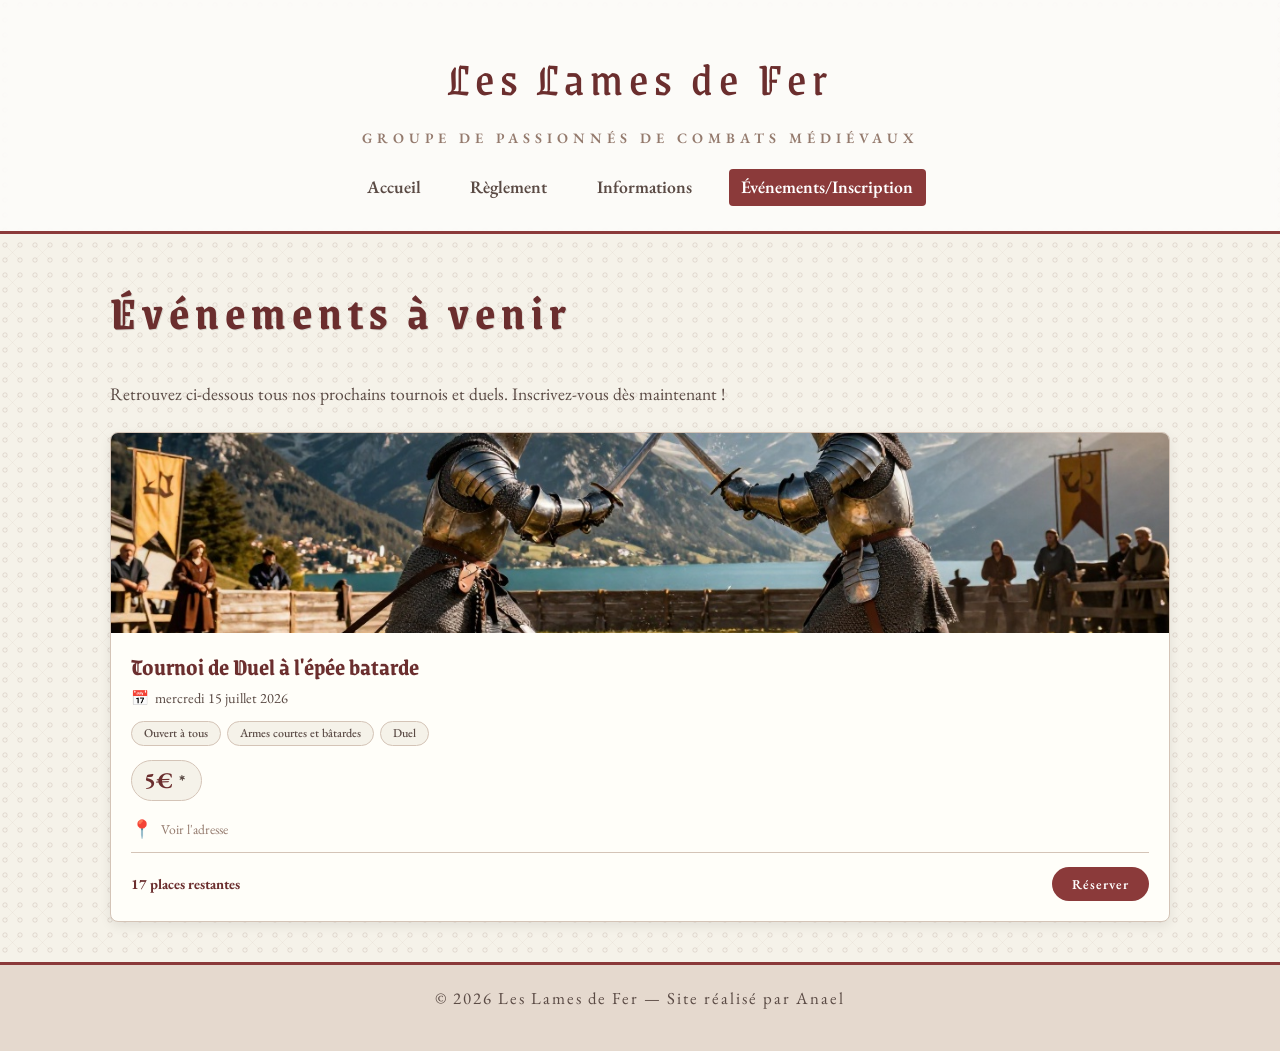
<file: evenements/index.html>
<!DOCTYPE html>
<html lang="fr">
<head>
    <meta charset="UTF-8">
    <meta name="viewport" content="width=device-width, initial-scale=1.0">
    <title>Événements - Les Lames de Fer</title>

    <!-- Polices Google -->
    <link href="https://fonts.googleapis.com/css2?family=EB+Garamond:ital,wght@0,400;0,600;1,400&family=Grenze+Gotisch:wght@400;700&display=swap" rel="stylesheet">

    <!-- Fichier CSS principal -->
    <link rel="stylesheet" href="https://lost-cyrano.github.io/Les-lammes/style.css">

    <style>
        /* Styles additionnels pour la page événements */
        .event-card {
            display: flex;
            flex-direction: column;
            background: var(--beige-carte);
            border: 1px solid var(--bordure-claire);
            border-radius: 8px;
            overflow: hidden;
            box-shadow: 0 4px 12px rgba(0,0,0,0.08);
            transition: transform 0.25s, box-shadow 0.25s;
            height: 100%;
        }
        .event-card:hover {
            transform: translateY(-6px);
            box-shadow: 0 12px 28px rgba(139,58,58,0.15);
        }
        .event-card-image {
            height: 200px;
            background-size: cover;
            background-position: center;
            background-color: var(--brun-doux);
            position: relative;
        }
        .event-card-body {
            padding: 20px;
            flex: 1;
            display: flex;
            flex-direction: column;
        }
        .event-card-title {
            font-family: 'Grenze Gotisch', cursive;
            font-size: 1.5rem;
            color: var(--rouge-fonce);
            margin-bottom: 4px;
            line-height: 1.2;
        }
        .event-card-meta {
            display: flex;
            flex-wrap: wrap;
            gap: 12px 20px;
            font-size: 0.9rem;
            color: var(--brun-texte);
            margin-bottom: 12px;
        }
        .event-card-meta span {
            display: flex;
            align-items: center;
            gap: 6px;
        }
        .event-card-categories {
            display: flex;
            flex-wrap: wrap;
            gap: 6px;
            margin-bottom: 14px;
        }
        .category-tag {
            background: var(--beige-fond);
            border: 1px solid var(--bordure-claire);
            padding: 2px 12px;
            border-radius: 20px;
            font-size: 0.75rem;
            color: var(--brun-texte);
            font-weight: 500;
        }

        /* Style du prix - harmonisé avec le thème */
        .event-card-prices {
            display: flex;
            align-items: center;
            gap: 12px;
            margin-bottom: 14px;
            flex-wrap: wrap;
        }
        .price-main {
            display: flex;
            align-items: center;
            gap: 6px;
            cursor: pointer;
            user-select: none;
            background: var(--beige-fond);
            padding: 4px 16px 4px 12px;
            border-radius: 30px;
            border: 1px solid var(--bordure-claire);
            transition: background 0.2s, border-color 0.2s;
        }
        .price-main:hover {
            background: #ede7df;
            border-color: var(--brun-doux);
        }
        .price-amount {
            font-weight: 700;
            color: var(--rouge-fonce);
            font-size: 1.4rem;
            line-height: 1.4;
        }
        .price-asterisk {
            font-size: 1.1rem;
            font-weight: 700;
            color: var(--brun-texte);
            transition: transform 0.3s;
            display: inline-block;
        }
        .price-asterisk.active {
            transform: rotate(45deg);
        }
        .price-footnote {
            font-size: 0.85rem;
            color: var(--brun-texte);
            font-style: italic;
            padding: 8px 12px;
            background: var(--beige-fond);
            border-radius: 4px;
            border-left: 3px solid var(--rouge-vif);
            margin-bottom: 14px;
            display: none;
            transition: opacity 0.3s ease;
        }
        .price-footnote.open {
            display: block;
        }
        .price-footnote strong {
            color: var(--rouge-fonce);
        }

        .event-card-footer {
            margin-top: auto;
            display: flex;
            justify-content: space-between;
            align-items: center;
            flex-wrap: wrap;
            gap: 10px;
            border-top: 1px solid var(--bordure-claire);
            padding-top: 14px;
        }
        .places-restantes {
            font-size: 0.9rem;
            color: var(--brun-texte);
        }
        .places-restantes strong {
            color: var(--rouge-fonce);
        }
        .btn-reserver {
            background: var(--rouge-vif);
            color: #fff;
            border: none;
            padding: 8px 20px;
            border-radius: 30px;
            font-weight: 600;
            letter-spacing: 1px;
            font-size: 0.85rem;
            cursor: pointer;
            transition: background 0.2s;
            font-family: 'EB Garamond', serif;
        }
        .btn-reserver:hover {
            background: var(--rouge-hover);
        }
        .btn-reserver:disabled {
            background: #b89a9a;
            cursor: not-allowed;
        }

        /* Adresse et carte */
        .event-address-toggle {
            font-size: 0.85rem;
            color: var(--brun-doux);
            margin-bottom: 8px;
            display: flex;
            align-items: center;
            gap: 8px;
            cursor: pointer;
            user-select: none;
        }
        .event-address-toggle:hover {
            text-decoration: underline;
        }
        .event-address-toggle .addr-icon {
            font-size: 1.1rem;
        }
        .address-panel {
            display: none;
            background: var(--beige-fond);
            border: 1px solid var(--bordure-claire);
            border-radius: 6px;
            padding: 12px;
            margin-bottom: 12px;
            font-size: 0.9rem;
        }
        .address-panel.open {
            display: block;
        }
        .addr-row {
            display: flex;
            align-items: center;
            gap: 10px;
            flex-wrap: wrap;
            margin-bottom: 8px;
        }
        .addr-full {
            font-weight: 600;
            color: var(--brun-fonce);
            word-break: break-word;
        }
        .copy-btn {
            background: none;
            border: 1px solid var(--bordure-claire);
            border-radius: 4px;
            padding: 2px 10px;
            font-size: 0.75rem;
            cursor: pointer;
            font-family: 'EB Garamond', serif;
            color: var(--brun-texte);
            transition: background 0.2s;
            white-space: nowrap;
        }
        .copy-btn:hover {
            background: var(--bordure-claire);
        }
        .map-container iframe {
            width: 100%;
            height: 200px;
            border: 0;
            border-radius: 4px;
            margin-top: 4px;
        }

        /* Aucun résultat */
        .no-results {
            text-align: center;
            padding: 40px 20px;
            color: var(--brun-doux);
        }

        /* Navigation */
        .nav-links {
            display: flex;
            gap: 1.5rem;
            justify-content: center;
            flex-wrap: wrap;
            margin-top: 10px;
        }
        .nav-links a {
            color: var(--brun-texte);
            text-decoration: none;
            font-weight: 600;
            font-family: 'EB Garamond', serif;
            font-size: 1.1rem;
            padding: 0.3rem 0.8rem;
            border-radius: 4px;
            transition: background 0.2s;
        }
        .nav-links a:hover {
            background: rgba(139, 69, 19, 0.1);
            text-decoration: underline;
        }
        .nav-links a.active {
            background: var(--rouge-vif);
            color: #fff;
        }

        /* Responsive */
        @media (max-width: 600px) {
            .event-card-image {
                height: 160px;
            }
            .event-card-footer {
                flex-direction: column;
                align-items: stretch;
            }
            .btn-reserver {
                text-align: center;
            }
            .nav-links {
                flex-direction: column;
                align-items: center;
                gap: 5px;
            }
            .addr-row {
                flex-direction: column;
                align-items: flex-start;
            }
            .map-container iframe {
                height: 150px;
            }
            .price-main {
                padding: 4px 12px 4px 10px;
            }
            .price-amount {
                font-size: 1.2rem;
            }
        }

        /* Icônes simples */
        .icon-calendar::before { content: "📅 "; }
        .icon-users::before { content: "👤 "; }
        .icon-tag::before { content: "🏷️ "; }
    </style>
</head>
<body>

    <!-- En-tête avec navigation -->
    <header class="site-header">
        <span class="logo">Les Lames de Fer</span>
        <p class="subtitle">Groupe de passionnés de combats médiévaux</p>
        <nav class="nav-links">
            <a href="../index.html">Accueil</a>
            <a href="../reglement">Règlement</a>
            <a href="../informations.html">Informations</a>
            <a href="../evenements/index.html" class="active">Événements/Inscription</a>
        </nav>
    </header>

    <main>
        <div class="container">
            <h1>Événements à venir</h1>
            <p style="font-size: 1.1rem; margin-bottom: 1.5rem;">
                Retrouvez ci-dessous tous nos prochains tournois et duels. Inscrivez-vous dès maintenant !
            </p>

            <!-- Grille des événements -->
            <div id="eventsGrid" class="card-grid">
                <!-- Les cartes seront générées par JavaScript -->
            </div>

            <!-- Message si aucun événement -->
            <div id="noResults" class="no-results hidden">
                <p>Aucun événement à venir pour le moment.</p>
            </div>
        </div>
    </main>

    <!-- Pied de page -->
    <footer class="site-footer">
        <p>© 2026 Les Lames de Fer — Site réalisé par Anael</p>
    </footer>

    <script>
        (function() {
            // ------------------------------------------------------------
            // 1. RÉFÉRENCES DOM
            // ------------------------------------------------------------
            const grid = document.getElementById('eventsGrid');
            const noResults = document.getElementById('noResults');

            // ------------------------------------------------------------
            // 2. FONCTIONS UTILITAIRES
            // ------------------------------------------------------------
            function formatDate(dateStr) {
                const options = { weekday: 'long', day: 'numeric', month: 'long', year: 'numeric' };
                return new Date(dateStr).toLocaleDateString('fr-FR', options);
            }

            function toggleAddress(panelId) {
                const panel = document.getElementById(panelId);
                if (panel) {
                    panel.classList.toggle('open');
                }
            }

            function copyAddress(address) {
                navigator.clipboard.writeText(address).then(() => {
                    alert('Adresse copiée : ' + address);
                }).catch(() => {
                    // Fallback
                    const textarea = document.createElement('textarea');
                    textarea.value = address;
                    document.body.appendChild(textarea);
                    textarea.select();
                    document.execCommand('copy');
                    document.body.removeChild(textarea);
                    alert('Adresse copiée : ' + address);
                });
            }

            function toggleFootnote(footnoteId, asteriskId) {
                const footnote = document.getElementById(footnoteId);
                const asterisk = document.getElementById(asteriskId);
                if (footnote) {
                    footnote.classList.toggle('open');
                }
                if (asterisk) {
                    asterisk.classList.toggle('active');
                }
            }

            function renderEvents(events) {
                // Trier par date chronologique
                const sorted = [...events].sort((a, b) => new Date(a.date) - new Date(b.date));

                if (sorted.length === 0) {
                    grid.innerHTML = '';
                    noResults.classList.remove('hidden');
                    return;
                }
                noResults.classList.add('hidden');

                let html = '';
                sorted.forEach(ev => {
                    const dateFormatted = formatDate(ev.date);
                    const categoriesHtml = ev.categories.map(cat =>
                        `<span class="category-tag">${cat}</span>`
                    ).join('');

                    const isFull = ev.places <= 0;
                    const placesText = isFull ? 'Complet' : `${ev.places} places restantes`;
                    const panelId = `addr-panel-${ev.id}`;
                    const footnoteId = `footnote-${ev.id}`;
                    const asteriskId = `asterisk-${ev.id}`;

                    html += `
                        <div class="event-card" data-id="${ev.id}">
                            <div class="event-card-image" style="background-image: url('${ev.image}');">
                            </div>
                            <div class="event-card-body">
                                <h3 class="event-card-title">${ev.title}</h3>
                                <div class="event-card-meta">
                                    <span><span class="icon-calendar"></span> ${dateFormatted}</span>
                                </div>
                                <div class="event-card-categories">
                                    ${categoriesHtml}
                                </div>
                                <div class="event-card-prices">
                                    <div class="price-main" onclick="toggleFootnote('${footnoteId}', '${asteriskId}')">
                                        <span class="price-amount">5€</span>
                                        <span class="price-asterisk" id="${asteriskId}">*</span>
                                    </div>
                                </div>
                                <div class="price-footnote" id="${footnoteId}">
                                    * Offre valable uniquement pour les participants ayant déjà participé à un événement. Pour les nouveaux, le coût est de <strong>35€</strong> (5€ d'événement + 30€ de frais de première participation).
                                </div>
                                <div class="event-address-toggle" onclick="toggleAddress('${panelId}')">
                                    <span class="addr-icon">📍</span>
                                    <span>Voir l'adresse</span>
                                </div>
                                <div id="${panelId}" class="address-panel">
                                    <div class="addr-row">
                                        <button class="copy-btn" onclick="copyAddress('${ev.address}')">📋 Copier</button>
                                        <span class="addr-full">${ev.address}</span>
                                    </div>
                                    <div class="map-container">
                                        <iframe src="${ev.mapUrl}" width="100%" height="200" style="border:0; border-radius: 4px;" allowfullscreen="" loading="lazy"></iframe>
                                    </div>
                                </div>
                                <div class="event-card-footer">
                                    <span class="places-restantes"><strong>${placesText}</strong></span>
                                    <button class="btn-reserver" ${isFull ? 'disabled' : ''} data-event-id="${ev.id}">
                                        ${isFull ? 'Complet' : 'Réserver'}
                                    </button>
                                </div>
                            </div>
                        </div>
                    `;
                });
                grid.innerHTML = html;
            }

            // ------------------------------------------------------------
            // 3. GESTION DU CLIC SUR "RÉSERVER"
            // ------------------------------------------------------------
            function handleReservation(eventId) {
                window.location.href = `https://lost-cyrano.github.io/Les-lammes/registering/rules?eventId=${eventId}`;
            }

            // ------------------------------------------------------------
            // 4. CHARGEMENT DES DONNÉES DEPUIS LE FICHIER JSON
            // ------------------------------------------------------------
            function loadEvents() {
                fetch('./eventAct.json')
                    .then(response => {
                        if (!response.ok) {
                            throw new Error(`Erreur HTTP : ${response.status}`);
                        }
                        return response.json();
                    })
                    .then(data => {
                        // On suppose que le JSON contient un tableau d'événements
                        if (Array.isArray(data)) {
                            renderEvents(data);
                        } else {
                            console.error('Le fichier JSON ne contient pas un tableau.');
                            grid.innerHTML = '<p class="no-results">Erreur de chargement des événements.</p>';
                        }
                    })
                    .catch(error => {
                        console.error('Erreur lors du chargement du fichier JSON :', error);
                        grid.innerHTML = '<p class="no-results">Impossible de charger les événements. Veuillez réessayer plus tard.</p>';
                    });
            }

            // ------------------------------------------------------------
            // 5. INITIALISATION
            // ------------------------------------------------------------
            // Délégation pour les boutons "Réserver"
            grid.addEventListener('click', function(e) {
                const btn = e.target.closest('.btn-reserver');
                if (btn && !btn.disabled) {
                    const eventId = parseInt(btn.getAttribute('data-event-id'), 10);
                    if (eventId) {
                        handleReservation(eventId);
                    }
                }
            });

            // Exposer les fonctions globalement pour les onclick
            window.toggleAddress = toggleAddress;
            window.copyAddress = copyAddress;
            window.toggleFootnote = toggleFootnote;

            // Charger les événements
            loadEvents();

        })();
    </script>

</body>
</html>
</file>
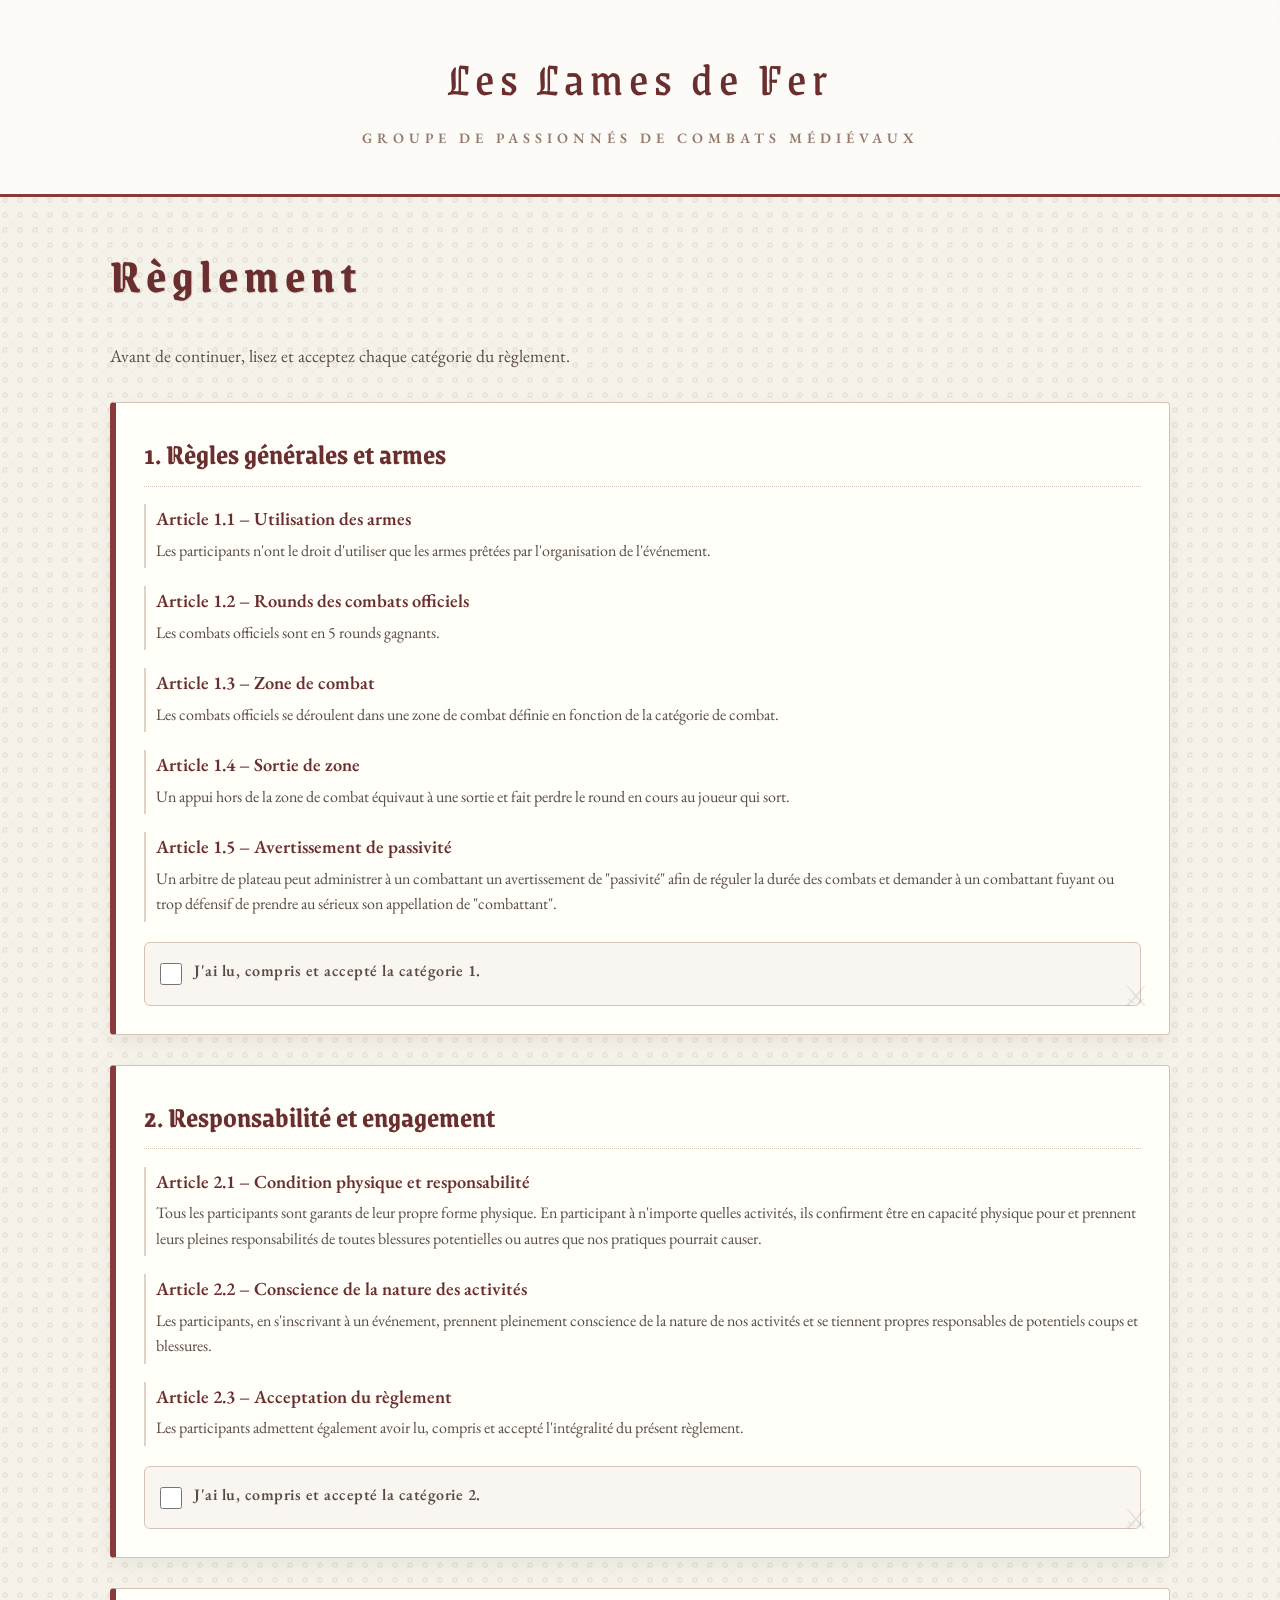
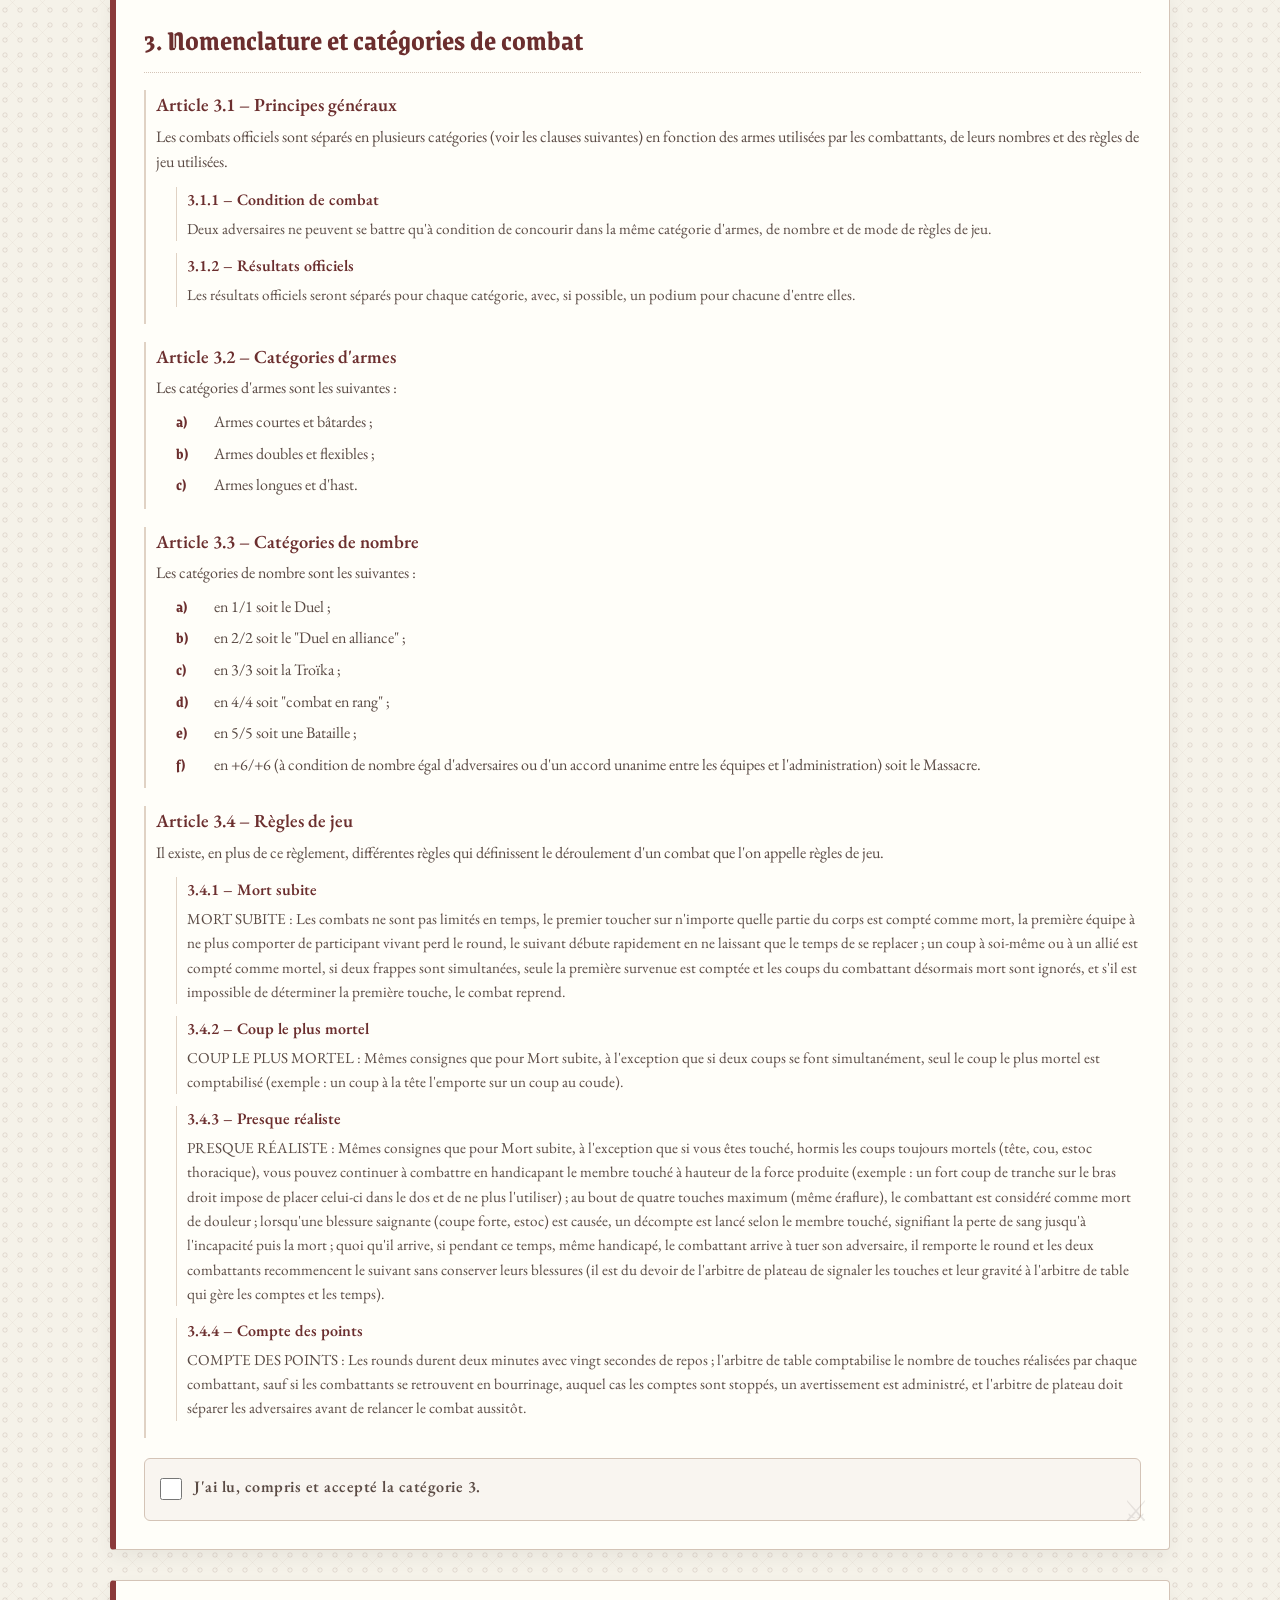
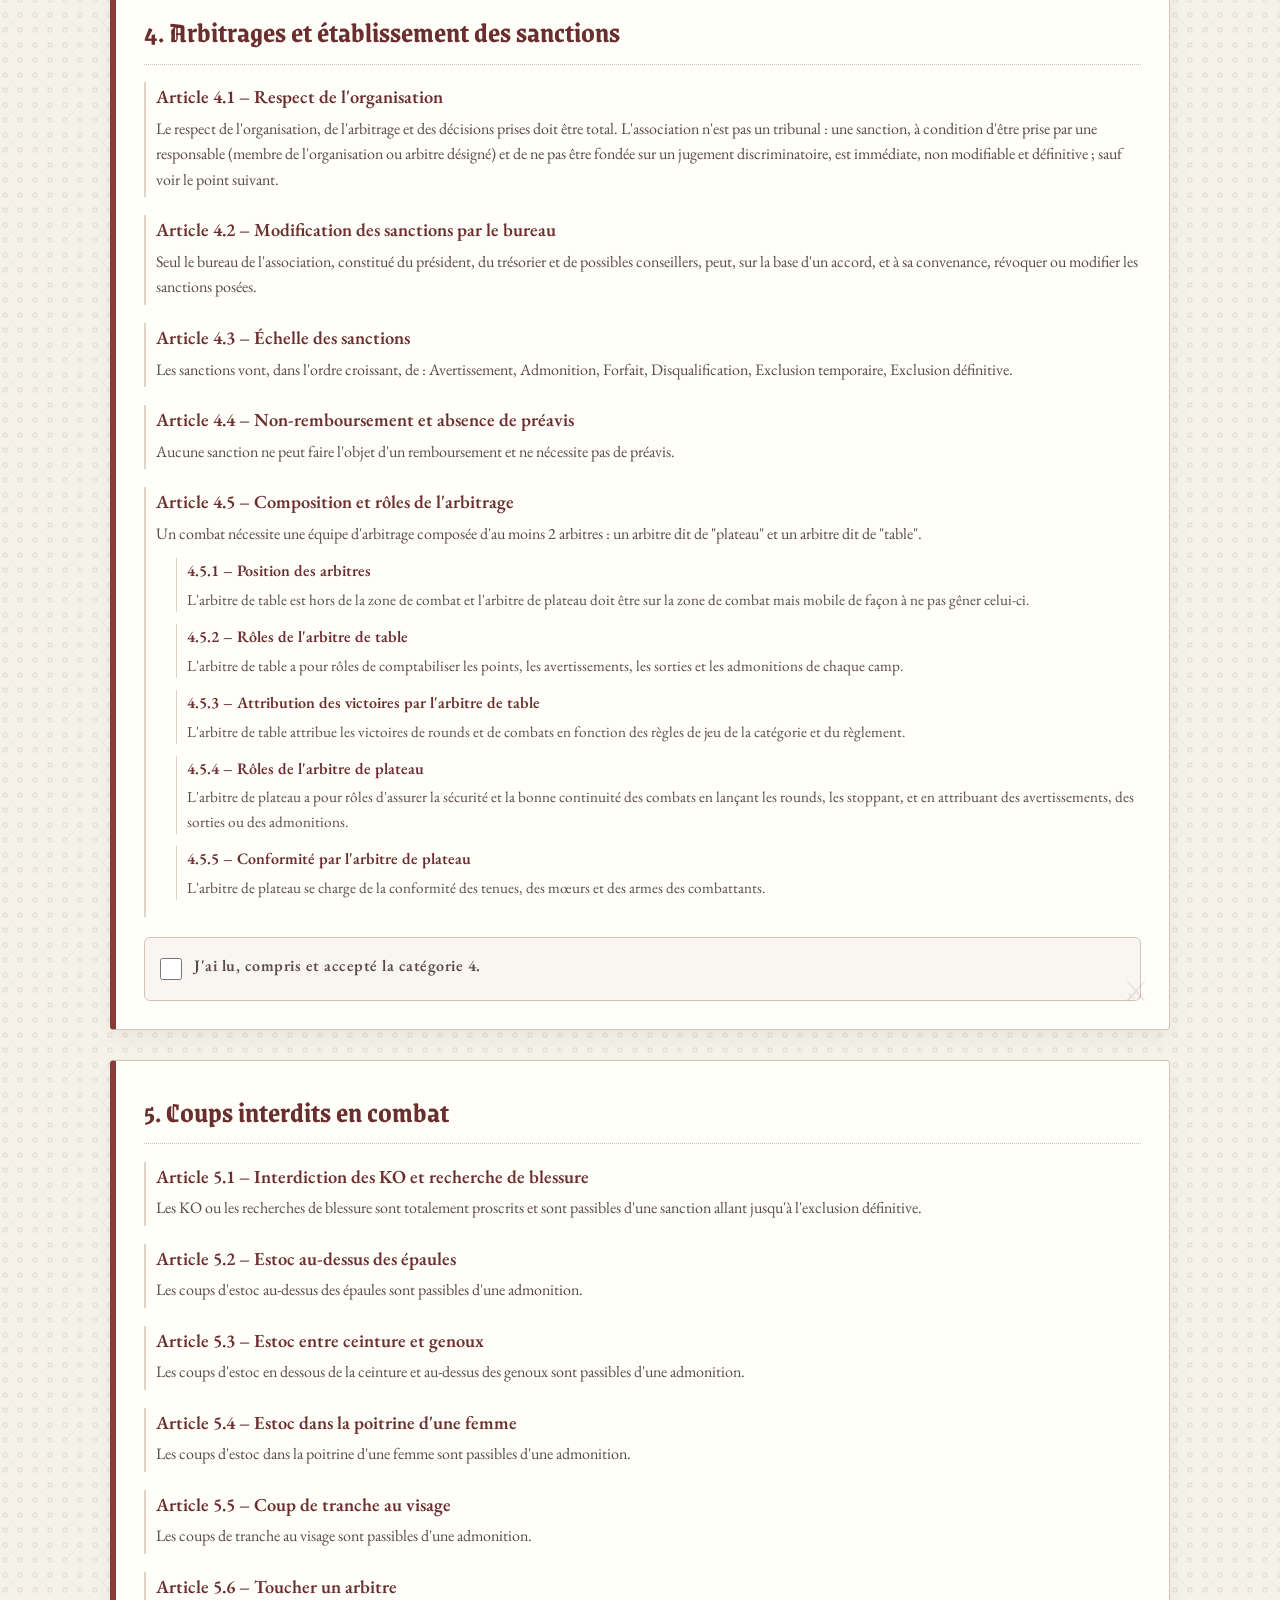
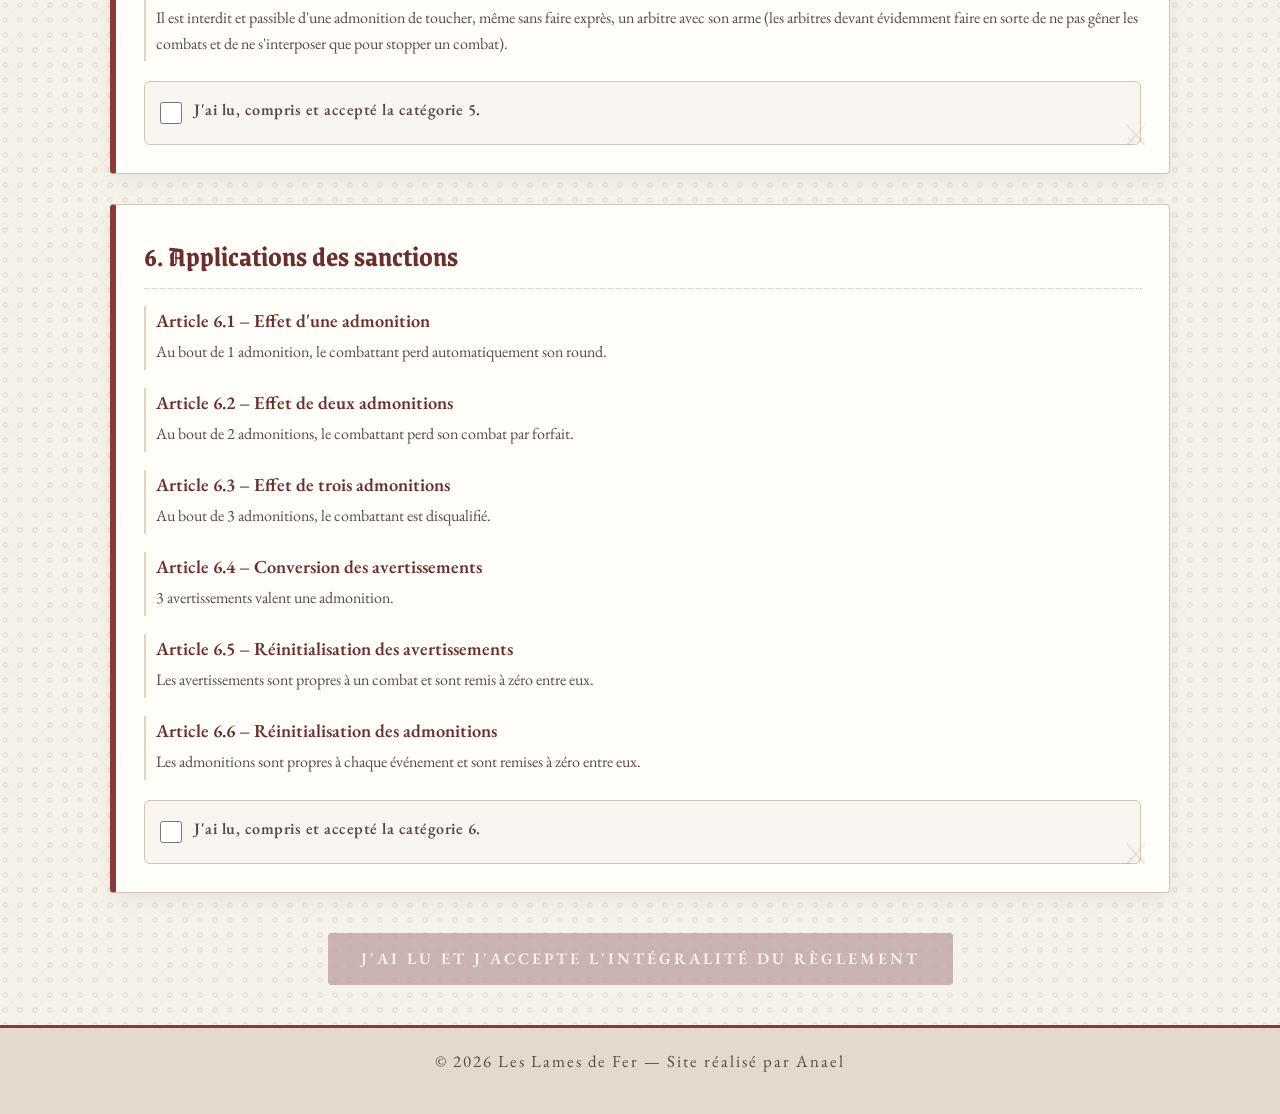
<file: rules/index.html>
<!DOCTYPE html>
<html lang="fr">
<head>
    <meta charset="UTF-8">
    <meta name="viewport" content="width=device-width, initial-scale=1.0">
    <title>Règlement - Les Lames de Fer</title>

    <!-- Polices Google -->
    <link href="https://fonts.googleapis.com/css2?family=EB+Garamond:ital,wght@0,400;0,600;1,400&family=Grenze+Gotisch:wght@400;700&display=swap" rel="stylesheet">

    <!-- Fichier CSS principal -->
    <link rel="stylesheet" href="https://lost-cyrano.github.io/Les-lammes/style.css">

    <style>
        .regulation-section {
            margin-bottom: 30px;
        }
        .regulation-section .card {
            border-left-color: var(--rouge-vif);
        }
        .article {
            margin-bottom: 18px;
            padding-left: 10px;
            border-left: 2px solid #e0d2c4;
            padding-bottom: 5px;
        }
        .article h3 {
            font-family: 'EB Garamond', serif;
            font-weight: 600;
            font-size: 1.15rem;
            color: var(--rouge-fonce);
            margin-bottom: 4px;
        }
        .article p {
            margin-bottom: 0;
            font-size: 1rem;
        }
        
        /* Styles pour les sous-clauses */
        .subclauses {
            margin-top: 8px;
            margin-bottom: 4px;
            padding-left: 20px;
        }
        .subclause-item {
            display: flex;
            align-items: baseline;
            gap: 10px;
            margin-bottom: 6px;
            font-family: 'EB Garamond', serif;
            font-size: 1rem;
            color: var(--brun-texte);
        }
        .subclause-letter {
            font-weight: 700;
            color: var(--rouge-fonce);
            min-width: 28px;
            font-size: 1rem;
            font-family: 'Grenze Gotisch', serif;
        }
        .subclause-content {
            flex: 1;
            line-height: 1.4;
        }
        
        /* Sous-articles (3.1.1, 3.1.2, etc.) */
        .subarticle {
            margin-left: 20px;
            margin-top: 12px;
            margin-bottom: 12px;
            padding-left: 10px;
            border-left: 1px solid #e0d2c4;
        }
        .subarticle h4 {
            font-family: 'EB Garamond', serif;
            font-weight: 600;
            font-size: 1rem;
            color: var(--rouge-fonce);
            margin-bottom: 4px;
            margin-top: 0;
        }
        .subarticle p {
            margin-bottom: 0;
            font-size: 0.95rem;
        }
        
        .checkbox-container {
            margin-top: 20px;
            padding: 15px;
            background: #f9f5f0;
            border-radius: 6px;
            display: flex;
            align-items: center;
            gap: 12px;
            font-weight: 600;
            color: var(--brun-texte);
            border: 1px solid var(--bordure-claire);
        }
        .checkbox-container input[type="checkbox"] {
            width: 22px;
            height: 22px;
            accent-color: var(--rouge-vif);
            cursor: pointer;
            flex-shrink: 0;
        }
        .btn:disabled {
            background: #b89a9a;
            border-color: #b89a9a;
            cursor: not-allowed;
            box-shadow: none;
            opacity: 0.7;
        }
        .btn:disabled:hover {
            background: #b89a9a;
            border-color: #b89a9a;
        }
        .final-section {
            text-align: center;
            margin-top: 40px;
        }
        #redirect-error {
            color: var(--rouge-vif);
            font-weight: 600;
            margin-top: 10px;
        }
        .hidden {
            display: none;
        }
    </style>
</head>
<body>

    <!-- En-tête simplifié (pas de nav) -->
    <header class="site-header">
        <span class="logo">Les Lames de Fer</span>
        <p class="subtitle">Groupe de passionnés de combats médiévaux</p>
    </header>

    <main>
        <div class="container">
            <h1>Règlement</h1>
            <p style="font-size: 1.1rem; margin-bottom: 2rem;">
                Avant de continuer, lisez et acceptez chaque catégorie du règlement.
            </p>

            <!-- Catégorie 1 : Règles générales et armes -->
            <div class="regulation-section">
                <div class="card">
                    <h2>1. Règles générales et armes</h2>

                    <div class="article">
                        <h3>Article 1.1 – Utilisation des armes</h3>
                        <p>Les participants n'ont le droit d'utiliser que les armes prêtées par l'organisation de l'événement.</p>
                    </div>

                    <div class="article">
                        <h3>Article 1.2 – Rounds des combats officiels</h3>
                        <p>Les combats officiels sont en 5 rounds gagnants.</p>
                    </div>

                    <div class="article">
                        <h3>Article 1.3 – Zone de combat</h3>
                        <p>Les combats officiels se déroulent dans une zone de combat définie en fonction de la catégorie de combat.</p>
                    </div>

                    <div class="article">
                        <h3>Article 1.4 – Sortie de zone</h3>
                        <p>Un appui hors de la zone de combat équivaut à une sortie et fait perdre le round en cours au joueur qui sort.</p>
                    </div>

                    <div class="article">
                        <h3>Article 1.5 – Avertissement de passivité</h3>
                        <p>Un arbitre de plateau peut administrer à un combattant un avertissement de "passivité" afin de réguler la durée des combats et demander à un combattant fuyant ou trop défensif de prendre au sérieux son appellation de "combattant".</p>
                    </div>

                    <div class="checkbox-container">
                        <input type="checkbox" id="cat1" class="section-check">
                        <label for="cat1">J'ai lu, compris et accepté la catégorie 1.</label>
                    </div>
                </div>
            </div>

            <!-- Catégorie 2 : Responsabilité et engagement -->
            <div class="regulation-section">
                <div class="card">
                    <h2>2. Responsabilité et engagement</h2>

                    <div class="article">
                        <h3>Article 2.1 – Condition physique et responsabilité</h3>
                        <p>Tous les participants sont garants de leur propre forme physique. En participant à n'importe quelles activités, ils confirment être en capacité physique pour et prennent leurs pleines responsabilités de toutes blessures potentielles ou autres que nos pratiques pourrait causer.</p>
                    </div>

                    <div class="article">
                        <h3>Article 2.2 – Conscience de la nature des activités</h3>
                        <p>Les participants, en s'inscrivant à un événement, prennent pleinement conscience de la nature de nos activités et se tiennent propres responsables de potentiels coups et blessures.</p>
                    </div>

                    <div class="article">
                        <h3>Article 2.3 – Acceptation du règlement</h3>
                        <p>Les participants admettent également avoir lu, compris et accepté l'intégralité du présent règlement.</p>
                    </div>

                    <div class="checkbox-container">
                        <input type="checkbox" id="cat2" class="section-check">
                        <label for="cat2">J'ai lu, compris et accepté la catégorie 2.</label>
                    </div>
                </div>
            </div>

            <!-- Catégorie 3 : Nomenclature et catégories de combat -->
            <div class="regulation-section">
                <div class="card">
                    <h2>3. Nomenclature et catégories de combat</h2>

                    <div class="article">
                        <h3>Article 3.1 – Principes généraux</h3>
                        <p>Les combats officiels sont séparés en plusieurs catégories (voir les clauses suivantes) en fonction des armes utilisées par les combattants, de leurs nombres et des règles de jeu utilisées.</p>
                        
                        <div class="subarticle">
                            <h4>3.1.1 – Condition de combat</h4>
                            <p>Deux adversaires ne peuvent se battre qu'à condition de concourir dans la même catégorie d'armes, de nombre et de mode de règles de jeu.</p>
                        </div>
                        
                        <div class="subarticle">
                            <h4>3.1.2 – Résultats officiels</h4>
                            <p>Les résultats officiels seront séparés pour chaque catégorie, avec, si possible, un podium pour chacune d'entre elles.</p>
                        </div>
                    </div>

                    <div class="article">
                        <h3>Article 3.2 – Catégories d'armes</h3>
                        <p>Les catégories d'armes sont les suivantes :</p>
                        <div class="subclauses">
                            <div class="subclause-item">
                                <span class="subclause-letter">a)</span>
                                <span class="subclause-content">Armes courtes et bâtardes ;</span>
                            </div>
                            <div class="subclause-item">
                                <span class="subclause-letter">b)</span>
                                <span class="subclause-content">Armes doubles et flexibles ;</span>
                            </div>
                            <div class="subclause-item">
                                <span class="subclause-letter">c)</span>
                                <span class="subclause-content">Armes longues et d'hast.</span>
                            </div>
                        </div>
                    </div>

                    <div class="article">
                        <h3>Article 3.3 – Catégories de nombre</h3>
                        <p>Les catégories de nombre sont les suivantes :</p>
                        <div class="subclauses">
                            <div class="subclause-item">
                                <span class="subclause-letter">a)</span>
                                <span class="subclause-content">en 1/1 soit le Duel ;</span>
                            </div>
                            <div class="subclause-item">
                                <span class="subclause-letter">b)</span>
                                <span class="subclause-content">en 2/2 soit le "Duel en alliance" ;</span>
                            </div>
                            <div class="subclause-item">
                                <span class="subclause-letter">c)</span>
                                <span class="subclause-content">en 3/3 soit la Troïka ;</span>
                            </div>
                            <div class="subclause-item">
                                <span class="subclause-letter">d)</span>
                                <span class="subclause-content">en 4/4 soit "combat en rang" ;</span>
                            </div>
                            <div class="subclause-item">
                                <span class="subclause-letter">e)</span>
                                <span class="subclause-content">en 5/5 soit une Bataille ;</span>
                            </div>
                            <div class="subclause-item">
                                <span class="subclause-letter">f)</span>
                                <span class="subclause-content">en +6/+6 (à condition de nombre égal d'adversaires ou d'un accord unanime entre les équipes et l'administration) soit le Massacre.</span>
                            </div>
                        </div>
                    </div>

                    <div class="article">
                        <h3>Article 3.4 – Règles de jeu</h3>
                        <p>Il existe, en plus de ce règlement, différentes règles qui définissent le déroulement d'un combat que l'on appelle règles de jeu.</p>
                        
                        <div class="subarticle">
                            <h4>3.4.1 – Mort subite</h4>
                            <p>MORT SUBITE : Les combats ne sont pas limités en temps, le premier toucher sur n'importe quelle partie du corps est compté comme mort, la première équipe à ne plus comporter de participant vivant perd le round, le suivant débute rapidement en ne laissant que le temps de se replacer ; un coup à soi-même ou à un allié est compté comme mortel, si deux frappes sont simultanées, seule la première survenue est comptée et les coups du combattant désormais mort sont ignorés, et s'il est impossible de déterminer la première touche, le combat reprend.</p>
                        </div>
                        
                        <div class="subarticle">
                            <h4>3.4.2 – Coup le plus mortel</h4>
                            <p>COUP LE PLUS MORTEL : Mêmes consignes que pour Mort subite, à l'exception que si deux coups se font simultanément, seul le coup le plus mortel est comptabilisé (exemple : un coup à la tête l'emporte sur un coup au coude).</p>
                        </div>
                        
                        <div class="subarticle">
                            <h4>3.4.3 – Presque réaliste</h4>
                            <p>PRESQUE RÉALISTE : Mêmes consignes que pour Mort subite, à l'exception que si vous êtes touché, hormis les coups toujours mortels (tête, cou, estoc thoracique), vous pouvez continuer à combattre en handicapant le membre touché à hauteur de la force produite (exemple : un fort coup de tranche sur le bras droit impose de placer celui-ci dans le dos et de ne plus l'utiliser) ; au bout de quatre touches maximum (même éraflure), le combattant est considéré comme mort de douleur ; lorsqu'une blessure saignante (coupe forte, estoc) est causée, un décompte est lancé selon le membre touché, signifiant la perte de sang jusqu'à l'incapacité puis la mort ; quoi qu'il arrive, si pendant ce temps, même handicapé, le combattant arrive à tuer son adversaire, il remporte le round et les deux combattants recommencent le suivant sans conserver leurs blessures (il est du devoir de l'arbitre de plateau de signaler les touches et leur gravité à l'arbitre de table qui gère les comptes et les temps).</p>
                        </div>
                        
                        <div class="subarticle">
                            <h4>3.4.4 – Compte des points</h4>
                            <p>COMPTE DES POINTS : Les rounds durent deux minutes avec vingt secondes de repos ; l'arbitre de table comptabilise le nombre de touches réalisées par chaque combattant, sauf si les combattants se retrouvent en bourrinage, auquel cas les comptes sont stoppés, un avertissement est administré, et l'arbitre de plateau doit séparer les adversaires avant de relancer le combat aussitôt.</p>
                        </div>
                    </div>

                    <div class="checkbox-container">
                        <input type="checkbox" id="cat3" class="section-check">
                        <label for="cat3">J'ai lu, compris et accepté la catégorie 3.</label>
                    </div>
                </div>
            </div>

            <!-- Catégorie 4 : Arbitrages et établissement des sanctions -->
            <div class="regulation-section">
                <div class="card">
                    <h2>4. Arbitrages et établissement des sanctions</h2>

                    <div class="article">
                        <h3>Article 4.1 – Respect de l'organisation</h3>
                        <p>Le respect de l'organisation, de l'arbitrage et des décisions prises doit être total. L'association n'est pas un tribunal : une sanction, à condition d'être prise par une responsable (membre de l'organisation ou arbitre désigné) et de ne pas être fondée sur un jugement discriminatoire, est immédiate, non modifiable et définitive ; sauf voir le point suivant.</p>
                    </div>

                    <div class="article">
                        <h3>Article 4.2 – Modification des sanctions par le bureau</h3>
                        <p>Seul le bureau de l'association, constitué du président, du trésorier et de possibles conseillers, peut, sur la base d'un accord, et à sa convenance, révoquer ou modifier les sanctions posées.</p>
                    </div>

                    <div class="article">
                        <h3>Article 4.3 – Échelle des sanctions</h3>
                        <p>Les sanctions vont, dans l'ordre croissant, de : Avertissement, Admonition, Forfait, Disqualification, Exclusion temporaire, Exclusion définitive.</p>
                    </div>

                    <div class="article">
                        <h3>Article 4.4 – Non-remboursement et absence de préavis</h3>
                        <p>Aucune sanction ne peut faire l'objet d'un remboursement et ne nécessite pas de préavis.</p>
                    </div>

                    <div class="article">
                        <h3>Article 4.5 – Composition et rôles de l'arbitrage</h3>
                        <p>Un combat nécessite une équipe d'arbitrage composée d'au moins 2 arbitres : un arbitre dit de "plateau" et un arbitre dit de "table".</p>
                        
                        <div class="subarticle">
                            <h4>4.5.1 – Position des arbitres</h4>
                            <p>L'arbitre de table est hors de la zone de combat et l'arbitre de plateau doit être sur la zone de combat mais mobile de façon à ne pas gêner celui-ci.</p>
                        </div>
                        
                        <div class="subarticle">
                            <h4>4.5.2 – Rôles de l'arbitre de table</h4>
                            <p>L'arbitre de table a pour rôles de comptabiliser les points, les avertissements, les sorties et les admonitions de chaque camp.</p>
                        </div>
                        
                        <div class="subarticle">
                            <h4>4.5.3 – Attribution des victoires par l'arbitre de table</h4>
                            <p>L'arbitre de table attribue les victoires de rounds et de combats en fonction des règles de jeu de la catégorie et du règlement.</p>
                        </div>
                        
                        <div class="subarticle">
                            <h4>4.5.4 – Rôles de l'arbitre de plateau</h4>
                            <p>L'arbitre de plateau a pour rôles d'assurer la sécurité et la bonne continuité des combats en lançant les rounds, les stoppant, et en attribuant des avertissements, des sorties ou des admonitions.</p>
                        </div>
                        
                        <div class="subarticle">
                            <h4>4.5.5 – Conformité par l'arbitre de plateau</h4>
                            <p>L'arbitre de plateau se charge de la conformité des tenues, des mœurs et des armes des combattants.</p>
                        </div>
                    </div>

                    <div class="checkbox-container">
                        <input type="checkbox" id="cat4" class="section-check">
                        <label for="cat4">J'ai lu, compris et accepté la catégorie 4.</label>
                    </div>
                </div>
            </div>

            <!-- Catégorie 5 : Coups interdits en combat -->
            <div class="regulation-section">
                <div class="card">
                    <h2>5. Coups interdits en combat</h2>

                    <div class="article">
                        <h3>Article 5.1 – Interdiction des KO et recherche de blessure</h3>
                        <p>Les KO ou les recherches de blessure sont totalement proscrits et sont passibles d'une sanction allant jusqu'à l'exclusion définitive.</p>
                    </div>

                    <div class="article">
                        <h3>Article 5.2 – Estoc au-dessus des épaules</h3>
                        <p>Les coups d'estoc au-dessus des épaules sont passibles d'une admonition.</p>
                    </div>

                    <div class="article">
                        <h3>Article 5.3 – Estoc entre ceinture et genoux</h3>
                        <p>Les coups d'estoc en dessous de la ceinture et au-dessus des genoux sont passibles d'une admonition.</p>
                    </div>

                    <div class="article">
                        <h3>Article 5.4 – Estoc dans la poitrine d'une femme</h3>
                        <p>Les coups d'estoc dans la poitrine d'une femme sont passibles d'une admonition.</p>
                    </div>

                    <div class="article">
                        <h3>Article 5.5 – Coup de tranche au visage</h3>
                        <p>Les coups de tranche au visage sont passibles d'une admonition.</p>
                    </div>

                    <div class="article">
                        <h3>Article 5.6 – Toucher un arbitre</h3>
                        <p>Il est interdit et passible d'une admonition de toucher, même sans faire exprès, un arbitre avec son arme (les arbitres devant évidemment faire en sorte de ne pas gêner les combats et de ne s'interposer que pour stopper un combat).</p>
                    </div>

                    <div class="checkbox-container">
                        <input type="checkbox" id="cat5" class="section-check">
                        <label for="cat5">J'ai lu, compris et accepté la catégorie 5.</label>
                    </div>
                </div>
            </div>

            <!-- Catégorie 6 : Applications des sanctions -->
            <div class="regulation-section">
                <div class="card">
                    <h2>6. Applications des sanctions</h2>

                    <div class="article">
                        <h3>Article 6.1 – Effet d'une admonition</h3>
                        <p>Au bout de 1 admonition, le combattant perd automatiquement son round.</p>
                    </div>

                    <div class="article">
                        <h3>Article 6.2 – Effet de deux admonitions</h3>
                        <p>Au bout de 2 admonitions, le combattant perd son combat par forfait.</p>
                    </div>

                    <div class="article">
                        <h3>Article 6.3 – Effet de trois admonitions</h3>
                        <p>Au bout de 3 admonitions, le combattant est disqualifié.</p>
                    </div>

                    <div class="article">
                        <h3>Article 6.4 – Conversion des avertissements</h3>
                        <p>3 avertissements valent une admonition.</p>
                    </div>

                    <div class="article">
                        <h3>Article 6.5 – Réinitialisation des avertissements</h3>
                        <p>Les avertissements sont propres à un combat et sont remis à zéro entre eux.</p>
                    </div>

                    <div class="article">
                        <h3>Article 6.6 – Réinitialisation des admonitions</h3>
                        <p>Les admonitions sont propres à chaque événement et sont remises à zéro entre eux.</p>
                    </div>

                    <div class="checkbox-container">
                        <input type="checkbox" id="cat6" class="section-check">
                        <label for="cat6">J'ai lu, compris et accepté la catégorie 6.</label>
                    </div>
                </div>
            </div>

            <!-- Bouton final -->
            <div class="final-section">
                <button id="accept-all" class="btn btn-lg" disabled>
                    J'ai lu et j'accepte l'intégralité du règlement
                </button>
                <p id="redirect-error" class="hidden">Veuillez cocher toutes les catégories avant de continuer.</p>
            </div>
        </div>
    </main>

    <!-- Pied de page -->
    <footer class="site-footer">
        <p>© 2026 Les Lames de Fer — Site réalisé par Anael</p>
    </footer>

    <script src="rules-validation.js" defer></script>
</body>
</html>
</file>
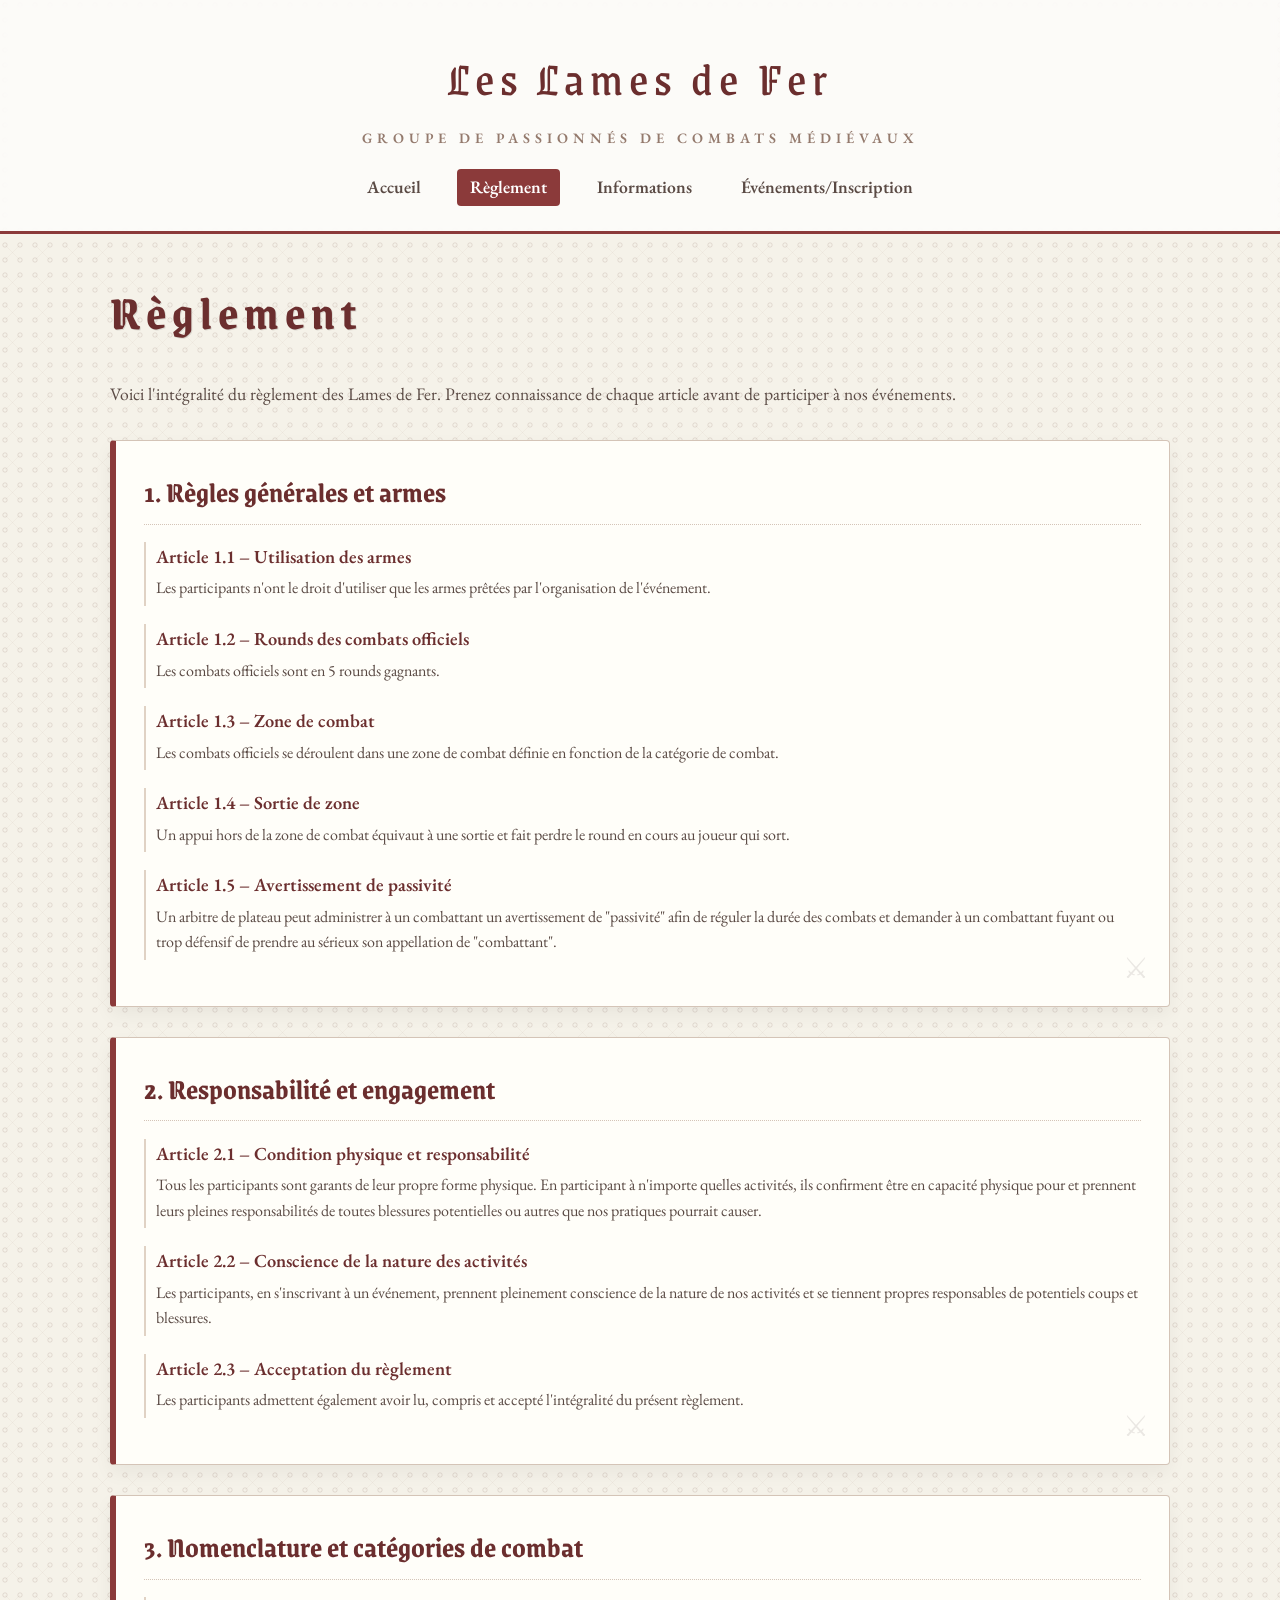
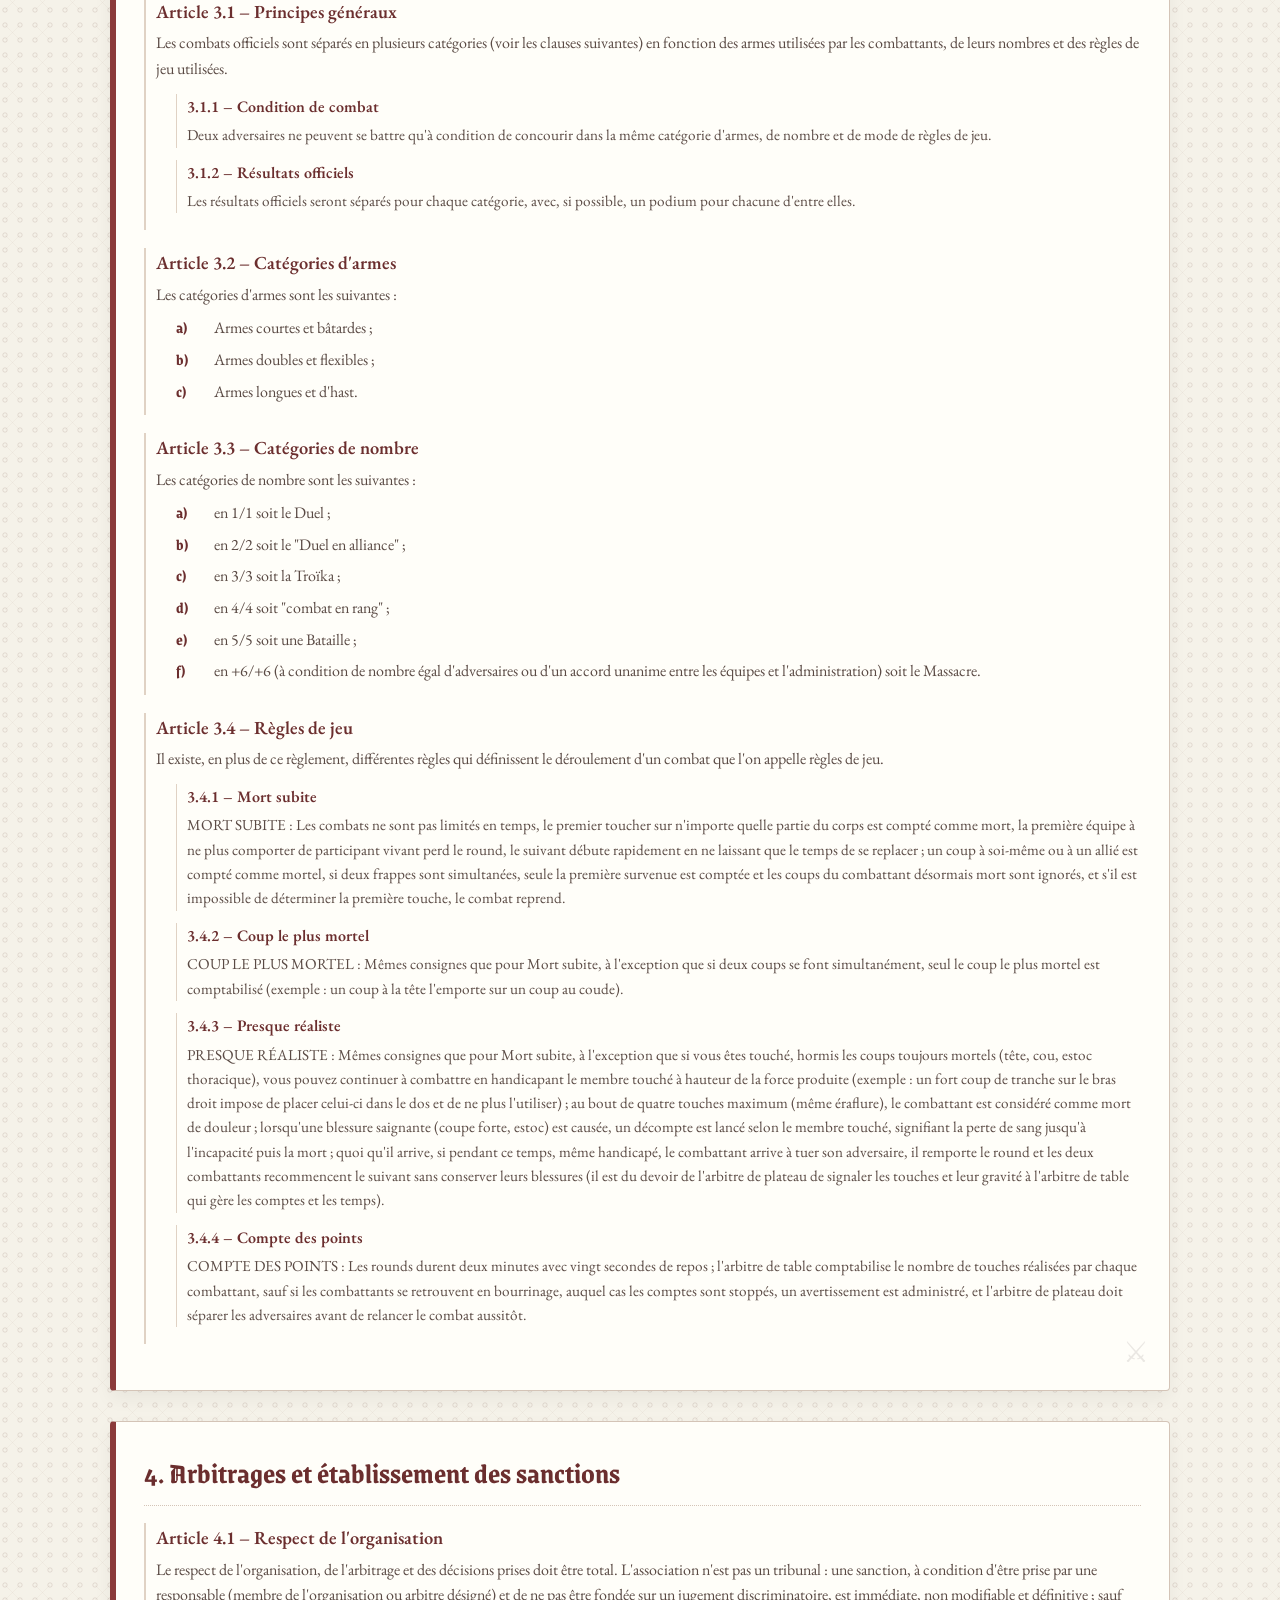
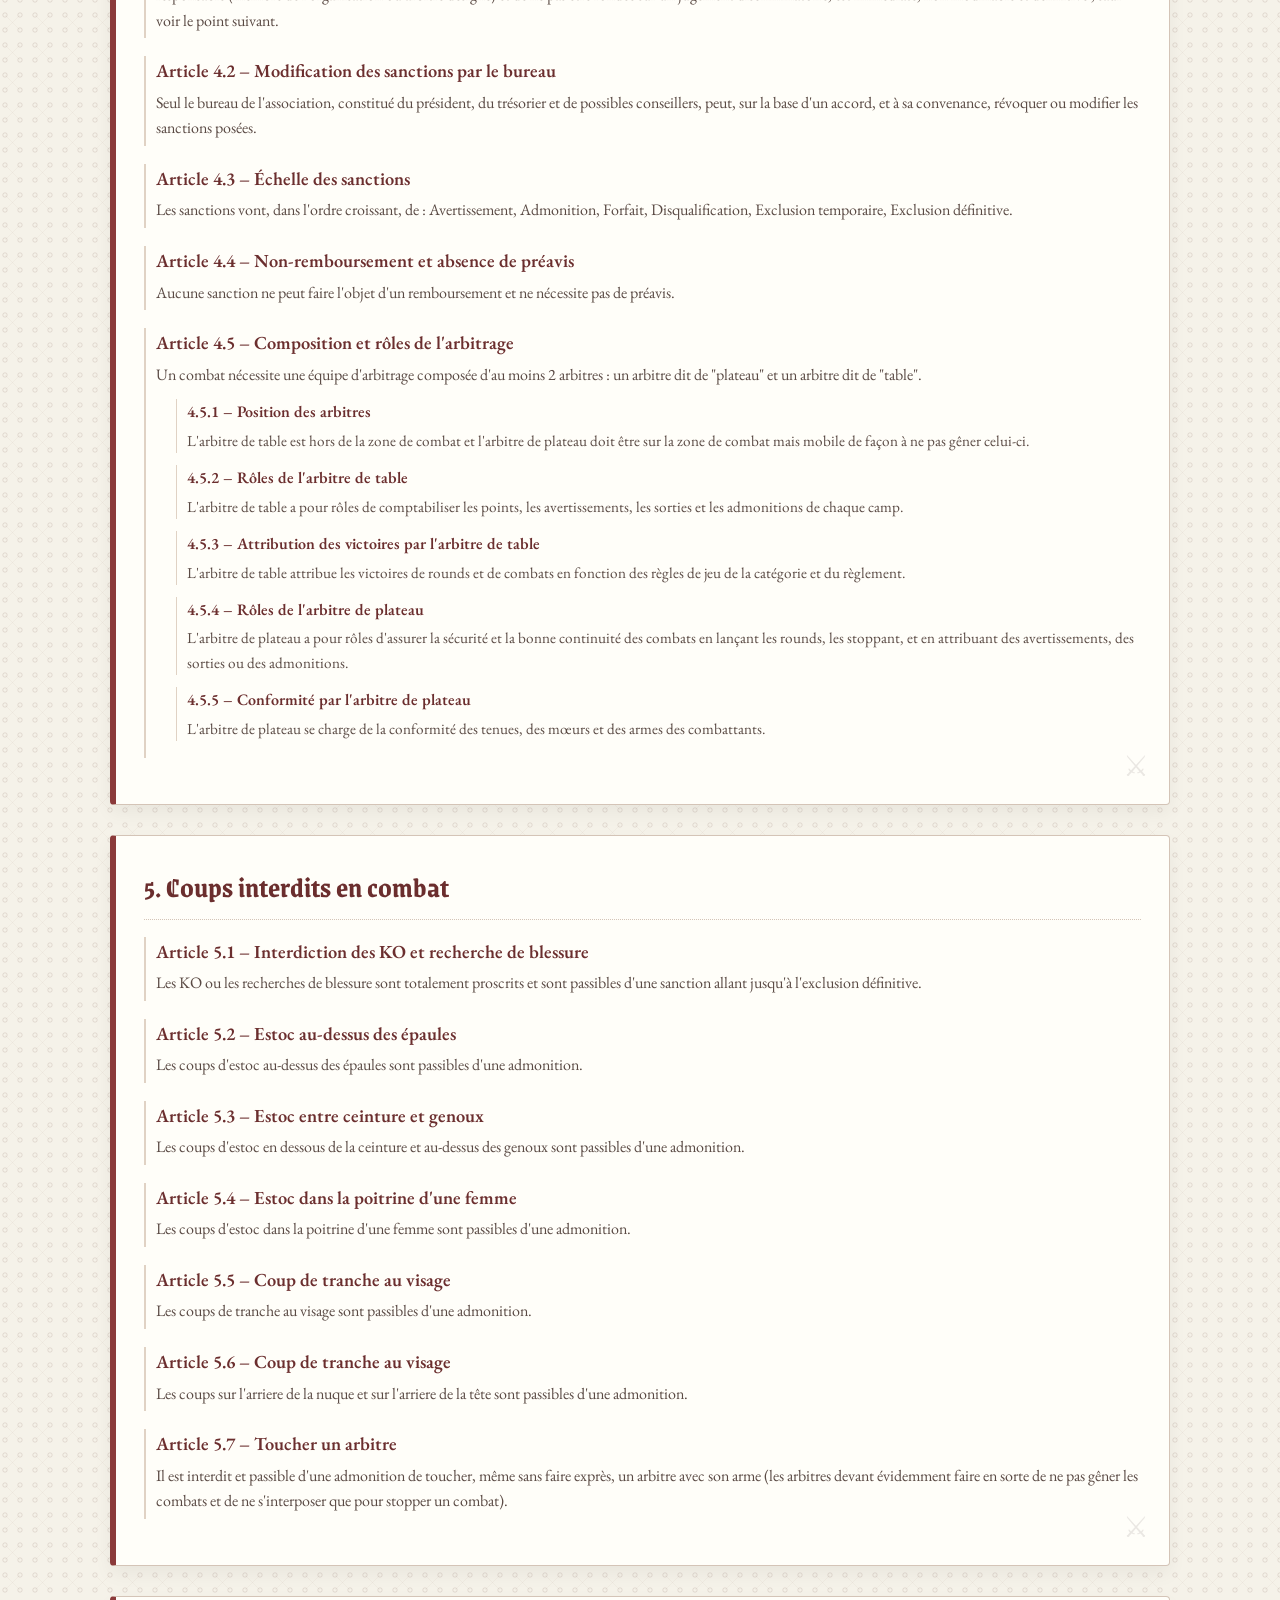
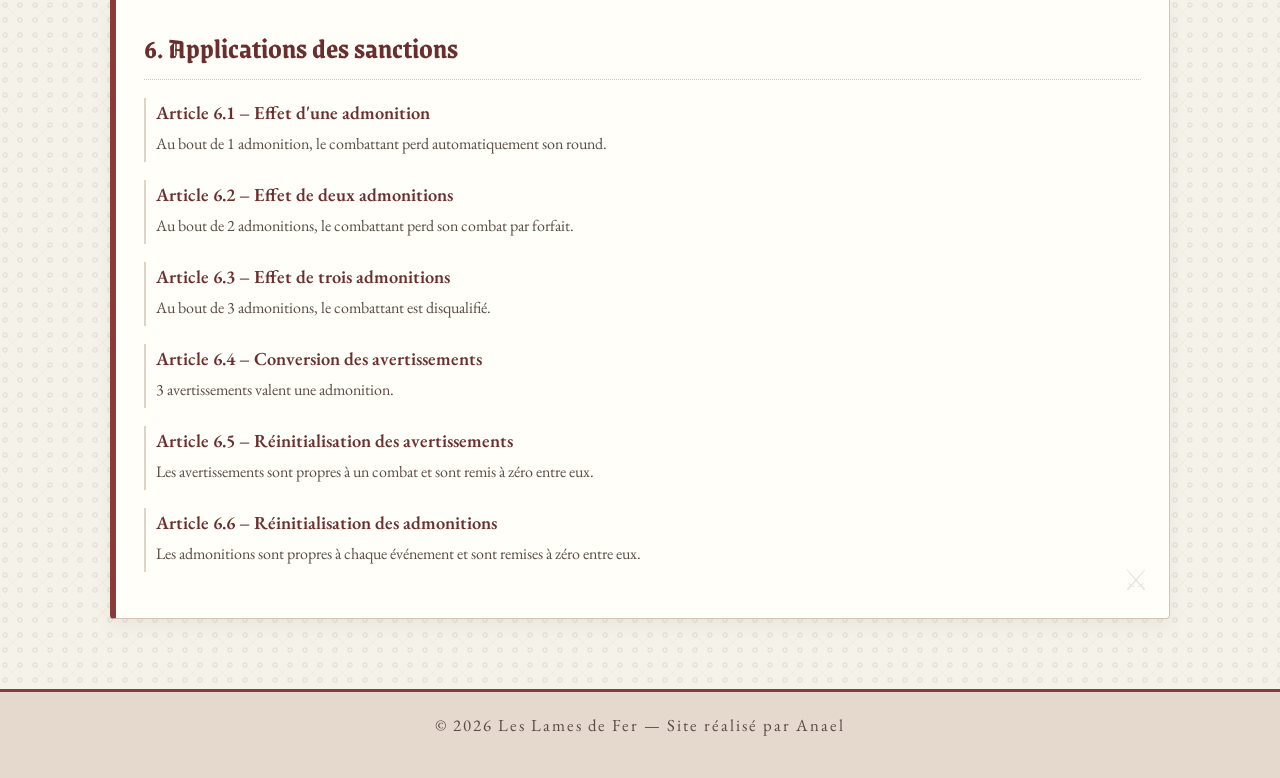
<file: reglement.html>
<!DOCTYPE html>
<html lang="fr">
<head>
    <meta charset="UTF-8">
    <meta name="viewport" content="width=device-width, initial-scale=1.0">
    <title>Règlement - Les Lames de Fer</title>

    <!-- Polices Google -->
    <link href="https://fonts.googleapis.com/css2?family=EB+Garamond:ital,wght@0,400;0,600;1,400&family=Grenze+Gotisch:wght@400;700&display=swap" rel="stylesheet">

    <!-- Fichier CSS principal -->
    <link rel="stylesheet" href="https://lost-cyrano.github.io/Les-lammes/style.css">

    <style>
        .regulation-section {
            margin-bottom: 30px;
        }
        .regulation-section .card {
            border-left-color: var(--rouge-vif);
        }
        .article {
            margin-bottom: 18px;
            padding-left: 10px;
            border-left: 2px solid #e0d2c4;
            padding-bottom: 5px;
        }
        .article h3 {
            font-family: 'EB Garamond', serif;
            font-weight: 600;
            font-size: 1.15rem;
            color: var(--rouge-fonce);
            margin-bottom: 4px;
        }
        .article p {
            margin-bottom: 0;
            font-size: 1rem;
        }
        
        /* Styles pour les sous-clauses */
        .subclauses {
            margin-top: 8px;
            margin-bottom: 4px;
            padding-left: 20px;
        }
        .subclause-item {
            display: flex;
            align-items: baseline;
            gap: 10px;
            margin-bottom: 6px;
            font-family: 'EB Garamond', serif;
            font-size: 1rem;
            color: var(--brun-texte);
        }
        .subclause-letter {
            font-weight: 700;
            color: var(--rouge-fonce);
            min-width: 28px;
            font-size: 1rem;
            font-family: 'Grenze Gotisch', serif;
        }
        .subclause-content {
            flex: 1;
            line-height: 1.4;
        }
        
        /* Sous-articles (3.1.1, 3.1.2, etc.) */
        .subarticle {
            margin-left: 20px;
            margin-top: 12px;
            margin-bottom: 12px;
            padding-left: 10px;
            border-left: 1px solid #e0d2c4;
        }
        .subarticle h4 {
            font-family: 'EB Garamond', serif;
            font-weight: 600;
            font-size: 1rem;
            color: var(--rouge-fonce);
            margin-bottom: 4px;
            margin-top: 0;
        }
        .subarticle p {
            margin-bottom: 0;
            font-size: 0.95rem;
        }
        
        /* Navigation */
        .nav-links {
            display: flex;
            gap: 1.5rem;
            justify-content: center;
            flex-wrap: wrap;
        }
        .nav-links a {
            color: var(--brun-texte);
            text-decoration: none;
            font-weight: 600;
            font-family: 'EB Garamond', serif;
            font-size: 1.1rem;
            padding: 0.3rem 0.8rem;
            border-radius: 4px;
            transition: background 0.2s;
        }
        .nav-links a:hover {
            background: rgba(139, 69, 19, 0.1);
            text-decoration: underline;
        }
        .nav-links a.active {
            background: var(--rouge-vif);
            color: #fff;
        }

        .final-section {
            text-align: center;
            margin-top: 40px;
            padding: 20px;
            background: #f9f5f0;
            border-radius: 6px;
            border: 1px solid var(--bordure-claire);
        }
        .final-section p {
            margin: 0;
            font-weight: 600;
            color: var(--brun-texte);
        }
    </style>
</head>
<body>

    <!-- En-tête avec navigation -->
    <header class="site-header">
        <span class="logo">Les Lames de Fer</span>
        <p class="subtitle">Groupe de passionnés de combats médiévaux</p>
        <nav class="nav-links">
            <a href="index.html">Accueil</a>
            <a href="reglement.html" class="active">Règlement</a>
            <a href="informations.html">Informations</a>
            <a href="evenements/index.html">Événements/Inscription</a>
        </nav>
    </header>

    <main>
        <div class="container">
            <h1>Règlement</h1>
            <p style="font-size: 1.1rem; margin-bottom: 2rem;">
                Voici l'intégralité du règlement des Lames de Fer. Prenez connaissance de chaque article avant de participer à nos événements.
            </p>

            <!-- Catégorie 1 : Règles générales et armes -->
            <div class="regulation-section">
                <div class="card">
                    <h2>1. Règles générales et armes</h2>

                    <div class="article">
                        <h3>Article 1.1 – Utilisation des armes</h3>
                        <p>Les participants n'ont le droit d'utiliser que les armes prêtées par l'organisation de l'événement.</p>
                    </div>

                    <div class="article">
                        <h3>Article 1.2 – Rounds des combats officiels</h3>
                        <p>Les combats officiels sont en 5 rounds gagnants.</p>
                    </div>

                    <div class="article">
                        <h3>Article 1.3 – Zone de combat</h3>
                        <p>Les combats officiels se déroulent dans une zone de combat définie en fonction de la catégorie de combat.</p>
                    </div>

                    <div class="article">
                        <h3>Article 1.4 – Sortie de zone</h3>
                        <p>Un appui hors de la zone de combat équivaut à une sortie et fait perdre le round en cours au joueur qui sort.</p>
                    </div>

                    <div class="article">
                        <h3>Article 1.5 – Avertissement de passivité</h3>
                        <p>Un arbitre de plateau peut administrer à un combattant un avertissement de "passivité" afin de réguler la durée des combats et demander à un combattant fuyant ou trop défensif de prendre au sérieux son appellation de "combattant".</p>
                    </div>
                </div>
            </div>

            <!-- Catégorie 2 : Responsabilité et engagement -->
            <div class="regulation-section">
                <div class="card">
                    <h2>2. Responsabilité et engagement</h2>

                    <div class="article">
                        <h3>Article 2.1 – Condition physique et responsabilité</h3>
                        <p>Tous les participants sont garants de leur propre forme physique. En participant à n'importe quelles activités, ils confirment être en capacité physique pour et prennent leurs pleines responsabilités de toutes blessures potentielles ou autres que nos pratiques pourrait causer.</p>
                    </div>

                    <div class="article">
                        <h3>Article 2.2 – Conscience de la nature des activités</h3>
                        <p>Les participants, en s'inscrivant à un événement, prennent pleinement conscience de la nature de nos activités et se tiennent propres responsables de potentiels coups et blessures.</p>
                    </div>

                    <div class="article">
                        <h3>Article 2.3 – Acceptation du règlement</h3>
                        <p>Les participants admettent également avoir lu, compris et accepté l'intégralité du présent règlement.</p>
                    </div>
                </div>
            </div>

            <!-- Catégorie 3 : Nomenclature et catégories de combat -->
            <div class="regulation-section">
                <div class="card">
                    <h2>3. Nomenclature et catégories de combat</h2>

                    <div class="article">
                        <h3>Article 3.1 – Principes généraux</h3>
                        <p>Les combats officiels sont séparés en plusieurs catégories (voir les clauses suivantes) en fonction des armes utilisées par les combattants, de leurs nombres et des règles de jeu utilisées.</p>
                        
                        <div class="subarticle">
                            <h4>3.1.1 – Condition de combat</h4>
                            <p>Deux adversaires ne peuvent se battre qu'à condition de concourir dans la même catégorie d'armes, de nombre et de mode de règles de jeu.</p>
                        </div>
                        
                        <div class="subarticle">
                            <h4>3.1.2 – Résultats officiels</h4>
                            <p>Les résultats officiels seront séparés pour chaque catégorie, avec, si possible, un podium pour chacune d'entre elles.</p>
                        </div>
                    </div>

                    <div class="article">
                        <h3>Article 3.2 – Catégories d'armes</h3>
                        <p>Les catégories d'armes sont les suivantes :</p>
                        <div class="subclauses">
                            <div class="subclause-item">
                                <span class="subclause-letter">a)</span>
                                <span class="subclause-content">Armes courtes et bâtardes ;</span>
                            </div>
                            <div class="subclause-item">
                                <span class="subclause-letter">b)</span>
                                <span class="subclause-content">Armes doubles et flexibles ;</span>
                            </div>
                            <div class="subclause-item">
                                <span class="subclause-letter">c)</span>
                                <span class="subclause-content">Armes longues et d'hast.</span>
                            </div>
                        </div>
                    </div>

                    <div class="article">
                        <h3>Article 3.3 – Catégories de nombre</h3>
                        <p>Les catégories de nombre sont les suivantes :</p>
                        <div class="subclauses">
                            <div class="subclause-item">
                                <span class="subclause-letter">a)</span>
                                <span class="subclause-content">en 1/1 soit le Duel ;</span>
                            </div>
                            <div class="subclause-item">
                                <span class="subclause-letter">b)</span>
                                <span class="subclause-content">en 2/2 soit le "Duel en alliance" ;</span>
                            </div>
                            <div class="subclause-item">
                                <span class="subclause-letter">c)</span>
                                <span class="subclause-content">en 3/3 soit la Troïka ;</span>
                            </div>
                            <div class="subclause-item">
                                <span class="subclause-letter">d)</span>
                                <span class="subclause-content">en 4/4 soit "combat en rang" ;</span>
                            </div>
                            <div class="subclause-item">
                                <span class="subclause-letter">e)</span>
                                <span class="subclause-content">en 5/5 soit une Bataille ;</span>
                            </div>
                            <div class="subclause-item">
                                <span class="subclause-letter">f)</span>
                                <span class="subclause-content">en +6/+6 (à condition de nombre égal d'adversaires ou d'un accord unanime entre les équipes et l'administration) soit le Massacre.</span>
                            </div>
                        </div>
                    </div>

                    <div class="article">
                        <h3>Article 3.4 – Règles de jeu</h3>
                        <p>Il existe, en plus de ce règlement, différentes règles qui définissent le déroulement d'un combat que l'on appelle règles de jeu.</p>
                        
                        <div class="subarticle">
                            <h4>3.4.1 – Mort subite</h4>
                            <p>MORT SUBITE : Les combats ne sont pas limités en temps, le premier toucher sur n'importe quelle partie du corps est compté comme mort, la première équipe à ne plus comporter de participant vivant perd le round, le suivant débute rapidement en ne laissant que le temps de se replacer ; un coup à soi-même ou à un allié est compté comme mortel, si deux frappes sont simultanées, seule la première survenue est comptée et les coups du combattant désormais mort sont ignorés, et s'il est impossible de déterminer la première touche, le combat reprend.</p>
                        </div>
                        
                        <div class="subarticle">
                            <h4>3.4.2 – Coup le plus mortel</h4>
                            <p>COUP LE PLUS MORTEL : Mêmes consignes que pour Mort subite, à l'exception que si deux coups se font simultanément, seul le coup le plus mortel est comptabilisé (exemple : un coup à la tête l'emporte sur un coup au coude).</p>
                        </div>
                        
                        <div class="subarticle">
                            <h4>3.4.3 – Presque réaliste</h4>
                            <p>PRESQUE RÉALISTE : Mêmes consignes que pour Mort subite, à l'exception que si vous êtes touché, hormis les coups toujours mortels (tête, cou, estoc thoracique), vous pouvez continuer à combattre en handicapant le membre touché à hauteur de la force produite (exemple : un fort coup de tranche sur le bras droit impose de placer celui-ci dans le dos et de ne plus l'utiliser) ; au bout de quatre touches maximum (même éraflure), le combattant est considéré comme mort de douleur ; lorsqu'une blessure saignante (coupe forte, estoc) est causée, un décompte est lancé selon le membre touché, signifiant la perte de sang jusqu'à l'incapacité puis la mort ; quoi qu'il arrive, si pendant ce temps, même handicapé, le combattant arrive à tuer son adversaire, il remporte le round et les deux combattants recommencent le suivant sans conserver leurs blessures (il est du devoir de l'arbitre de plateau de signaler les touches et leur gravité à l'arbitre de table qui gère les comptes et les temps).</p>
                        </div>
                        
                        <div class="subarticle">
                            <h4>3.4.4 – Compte des points</h4>
                            <p>COMPTE DES POINTS : Les rounds durent deux minutes avec vingt secondes de repos ; l'arbitre de table comptabilise le nombre de touches réalisées par chaque combattant, sauf si les combattants se retrouvent en bourrinage, auquel cas les comptes sont stoppés, un avertissement est administré, et l'arbitre de plateau doit séparer les adversaires avant de relancer le combat aussitôt.</p>
                        </div>
                    </div>
                </div>
            </div>

            <!-- Catégorie 4 : Arbitrages et établissement des sanctions -->
            <div class="regulation-section">
                <div class="card">
                    <h2>4. Arbitrages et établissement des sanctions</h2>

                    <div class="article">
                        <h3>Article 4.1 – Respect de l'organisation</h3>
                        <p>Le respect de l'organisation, de l'arbitrage et des décisions prises doit être total. L'association n'est pas un tribunal : une sanction, à condition d'être prise par une responsable (membre de l'organisation ou arbitre désigné) et de ne pas être fondée sur un jugement discriminatoire, est immédiate, non modifiable et définitive ; sauf voir le point suivant.</p>
                    </div>

                    <div class="article">
                        <h3>Article 4.2 – Modification des sanctions par le bureau</h3>
                        <p>Seul le bureau de l'association, constitué du président, du trésorier et de possibles conseillers, peut, sur la base d'un accord, et à sa convenance, révoquer ou modifier les sanctions posées.</p>
                    </div>

                    <div class="article">
                        <h3>Article 4.3 – Échelle des sanctions</h3>
                        <p>Les sanctions vont, dans l'ordre croissant, de : Avertissement, Admonition, Forfait, Disqualification, Exclusion temporaire, Exclusion définitive.</p>
                    </div>

                    <div class="article">
                        <h3>Article 4.4 – Non-remboursement et absence de préavis</h3>
                        <p>Aucune sanction ne peut faire l'objet d'un remboursement et ne nécessite pas de préavis.</p>
                    </div>

                    <div class="article">
                        <h3>Article 4.5 – Composition et rôles de l'arbitrage</h3>
                        <p>Un combat nécessite une équipe d'arbitrage composée d'au moins 2 arbitres : un arbitre dit de "plateau" et un arbitre dit de "table".</p>
                        
                        <div class="subarticle">
                            <h4>4.5.1 – Position des arbitres</h4>
                            <p>L'arbitre de table est hors de la zone de combat et l'arbitre de plateau doit être sur la zone de combat mais mobile de façon à ne pas gêner celui-ci.</p>
                        </div>
                        
                        <div class="subarticle">
                            <h4>4.5.2 – Rôles de l'arbitre de table</h4>
                            <p>L'arbitre de table a pour rôles de comptabiliser les points, les avertissements, les sorties et les admonitions de chaque camp.</p>
                        </div>
                        
                        <div class="subarticle">
                            <h4>4.5.3 – Attribution des victoires par l'arbitre de table</h4>
                            <p>L'arbitre de table attribue les victoires de rounds et de combats en fonction des règles de jeu de la catégorie et du règlement.</p>
                        </div>
                        
                        <div class="subarticle">
                            <h4>4.5.4 – Rôles de l'arbitre de plateau</h4>
                            <p>L'arbitre de plateau a pour rôles d'assurer la sécurité et la bonne continuité des combats en lançant les rounds, les stoppant, et en attribuant des avertissements, des sorties ou des admonitions.</p>
                        </div>
                        
                        <div class="subarticle">
                            <h4>4.5.5 – Conformité par l'arbitre de plateau</h4>
                            <p>L'arbitre de plateau se charge de la conformité des tenues, des mœurs et des armes des combattants.</p>
                        </div>
                    </div>
                </div>
            </div>

            <!-- Catégorie 5 : Coups interdits en combat -->
            <div class="regulation-section">
                <div class="card">
                    <h2>5. Coups interdits en combat</h2>

                    <div class="article">
                        <h3>Article 5.1 – Interdiction des KO et recherche de blessure</h3>
                        <p>Les KO ou les recherches de blessure sont totalement proscrits et sont passibles d'une sanction allant jusqu'à l'exclusion définitive.</p>
                    </div>

                    <div class="article">
                        <h3>Article 5.2 – Estoc au-dessus des épaules</h3>
                        <p>Les coups d'estoc au-dessus des épaules sont passibles d'une admonition.</p>
                    </div>

                    <div class="article">
                        <h3>Article 5.3 – Estoc entre ceinture et genoux</h3>
                        <p>Les coups d'estoc en dessous de la ceinture et au-dessus des genoux sont passibles d'une admonition.</p>
                    </div>

                    <div class="article">
                        <h3>Article 5.4 – Estoc dans la poitrine d'une femme</h3>
                        <p>Les coups d'estoc dans la poitrine d'une femme sont passibles d'une admonition.</p>
                    </div>

                    <div class="article">
                        <h3>Article 5.5 – Coup de tranche au visage</h3>
                        <p>Les coups de tranche au visage sont passibles d'une admonition.</p>
                    </div>

                    <div class="article">
                        <h3>Article 5.6 – Coup de tranche au visage</h3>
                        <p>Les coups sur l'arriere de la nuque et sur l'arriere de la tête sont passibles d'une admonition.</p>
                    </div>

                    <div class="article">
                        <h3>Article 5.7 – Toucher un arbitre</h3>
                        <p>Il est interdit et passible d'une admonition de toucher, même sans faire exprès, un arbitre avec son arme (les arbitres devant évidemment faire en sorte de ne pas gêner les combats et de ne s'interposer que pour stopper un combat).</p>
                    </div>
                </div>
            </div>

            <!-- Catégorie 6 : Applications des sanctions -->
            <div class="regulation-section">
                <div class="card">
                    <h2>6. Applications des sanctions</h2>

                    <div class="article">
                        <h3>Article 6.1 – Effet d'une admonition</h3>
                        <p>Au bout de 1 admonition, le combattant perd automatiquement son round.</p>
                    </div>

                    <div class="article">
                        <h3>Article 6.2 – Effet de deux admonitions</h3>
                        <p>Au bout de 2 admonitions, le combattant perd son combat par forfait.</p>
                    </div>

                    <div class="article">
                        <h3>Article 6.3 – Effet de trois admonitions</h3>
                        <p>Au bout de 3 admonitions, le combattant est disqualifié.</p>
                    </div>

                    <div class="article">
                        <h3>Article 6.4 – Conversion des avertissements</h3>
                        <p>3 avertissements valent une admonition.</p>
                    </div>

                    <div class="article">
                        <h3>Article 6.5 – Réinitialisation des avertissements</h3>
                        <p>Les avertissements sont propres à un combat et sont remis à zéro entre eux.</p>
                    </div>

                    <div class="article">
                        <h3>Article 6.6 – Réinitialisation des admonitions</h3>
                        <p>Les admonitions sont propres à chaque événement et sont remises à zéro entre eux.</p>
                    </div>
                </div>
            </div>
        </div>
    </main>

    <!-- Pied de page -->
    <footer class="site-footer">
        <p>© 2026 Les Lames de Fer — Site réalisé par Anael</p>
    </footer>

</body>
</html>
</file>
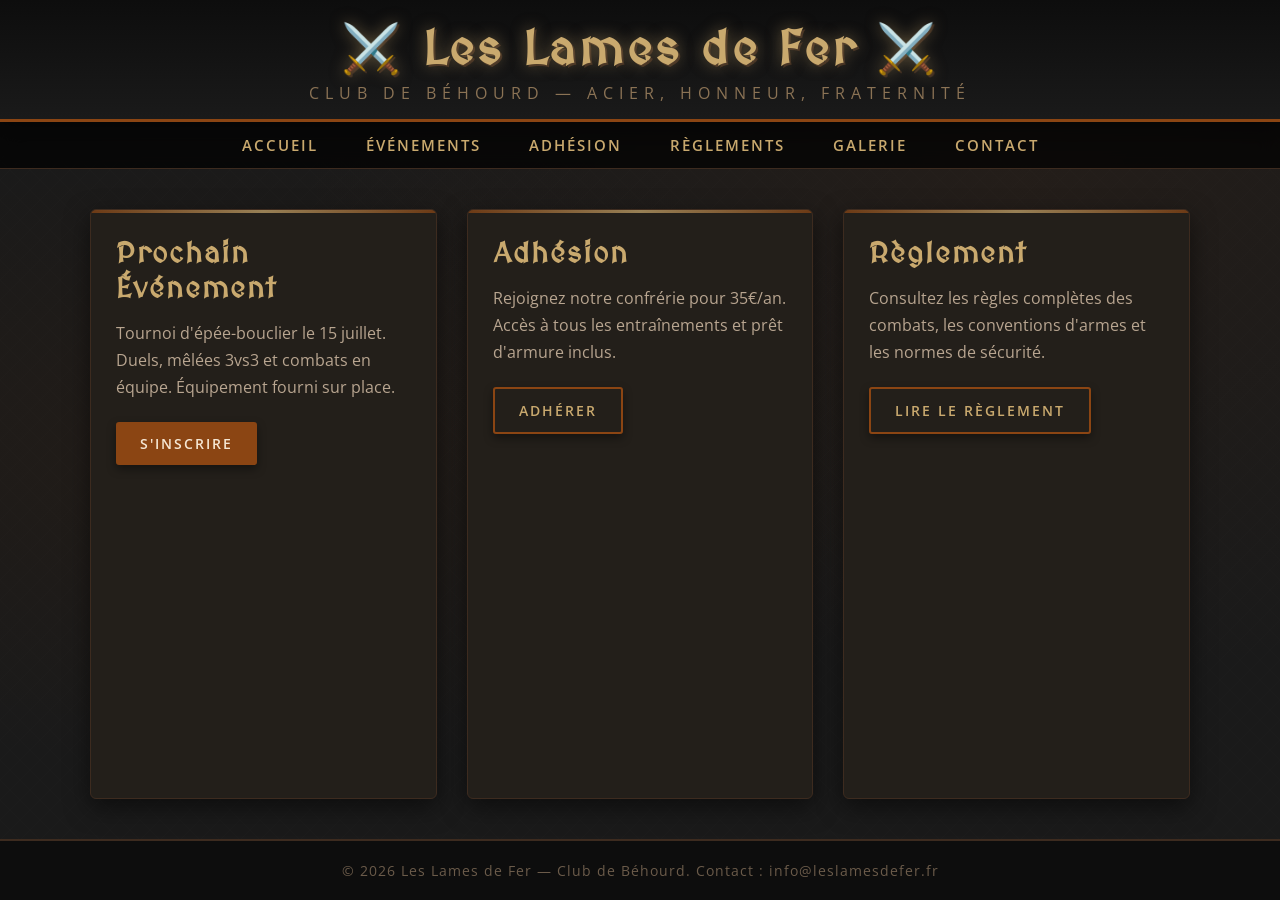
<file: style-1.html>
<!DOCTYPE html>
<html lang="fr">
<head>
    <meta charset="UTF-8">
    <meta name="viewport" content="width=device-width, initial-scale=1.0">
    <title>Club Béhourd - Forge & Acier</title>
    <style>
        @import url('https://fonts.googleapis.com/css2?family=MedievalSharp&family=Open+Sans:wght@400;600&display=swap');

        *, *::before, *::after {
            margin: 0;
            padding: 0;
            box-sizing: border-box;
        }

        body {
            font-family: 'Open Sans', sans-serif;
            background-color: #1a1a1a;
            background-image: 
                radial-gradient(ellipse at 20% 50%, rgba(80, 40, 10, 0.15) 0%, transparent 50%),
                radial-gradient(ellipse at 80% 20%, rgba(120, 60, 20, 0.1) 0%, transparent 50%),
                url('data:image/svg+xml;utf8,<svg xmlns="http://www.w3.org/2000/svg" width="20" height="20" viewBox="0 0 20 20"><rect width="20" height="20" fill="none"/><path d="M0 0 L20 20 M20 0 L0 20" stroke="rgba(255,255,255,0.02)" stroke-width="0.5"/></svg>');
            color: #d4c5b2;
            min-height: 100vh;
            display: flex;
            flex-direction: column;
        }

        header {
            background: linear-gradient(180deg, #0d0d0d 0%, #1a1a1a 100%);
            border-bottom: 3px solid #8b4513;
            padding: 20px 0 15px;
            text-align: center;
            box-shadow: 0 4px 20px rgba(0,0,0,0.6);
        }

        h1 {
            font-family: 'MedievalSharp', cursive;
            font-size: 3rem;
            color: #c9a96e;
            text-shadow: 0 0 15px rgba(201, 169, 110, 0.5), 2px 2px 0 #3d2b1f;
            letter-spacing: 4px;
            margin-bottom: 5px;
        }

        .subtitle {
            font-size: 1rem;
            color: #8b7355;
            letter-spacing: 6px;
            text-transform: uppercase;
        }

        nav {
            background: rgba(0,0,0,0.7);
            backdrop-filter: blur(10px);
            border-bottom: 1px solid #3d2b1f;
            padding: 12px 0;
            position: sticky;
            top: 0;
            z-index: 100;
        }

        nav ul {
            display: flex;
            justify-content: center;
            flex-wrap: wrap;
            list-style: none;
            gap: 10px;
        }

        nav a {
            color: #c9a96e;
            text-decoration: none;
            font-weight: 600;
            font-size: 0.95rem;
            text-transform: uppercase;
            letter-spacing: 2px;
            padding: 10px 18px;
            border: 1px solid transparent;
            transition: all 0.3s ease;
            border-radius: 3px;
        }

        nav a:hover {
            border-color: #8b4513;
            background: rgba(139, 69, 19, 0.2);
            text-shadow: 0 0 8px #c9a96e;
        }

        main {
            flex: 1;
            max-width: 1100px;
            width: 90%;
            margin: 40px auto;
            display: grid;
            grid-template-columns: repeat(auto-fit, minmax(300px, 1fr));
            gap: 30px;
        }

        .card {
            background: #231f1a;
            border: 1px solid #3d2b1f;
            border-radius: 6px;
            padding: 25px;
            box-shadow: 0 8px 25px rgba(0,0,0,0.5), inset 0 1px 0 rgba(255,255,255,0.03);
            transition: transform 0.3s, box-shadow 0.3s;
            position: relative;
            overflow: hidden;
        }

        .card::before {
            content: '';
            position: absolute;
            top: 0;
            left: 0;
            right: 0;
            height: 3px;
            background: linear-gradient(90deg, #8b4513, #c9a96e, #8b4513);
            opacity: 0.7;
        }

        .card:hover {
            transform: translateY(-4px);
            box-shadow: 0 12px 35px rgba(139, 69, 19, 0.3), inset 0 1px 0 rgba(255,255,255,0.05);
        }

        .card h2 {
            font-family: 'MedievalSharp', cursive;
            font-size: 1.8rem;
            color: #c9a96e;
            margin-bottom: 15px;
            letter-spacing: 2px;
        }

        .card p {
            line-height: 1.7;
            color: #b8a590;
            margin-bottom: 20px;
        }

        .btn {
            display: inline-block;
            background: #8b4513;
            color: #f5e6d3;
            padding: 12px 24px;
            text-decoration: none;
            font-weight: 600;
            text-transform: uppercase;
            letter-spacing: 2px;
            font-size: 0.85rem;
            border: none;
            border-radius: 3px;
            cursor: pointer;
            transition: all 0.3s;
            box-shadow: 0 4px 10px rgba(0,0,0,0.4);
        }

        .btn:hover {
            background: #a0522d;
            box-shadow: 0 6px 15px rgba(139, 69, 19, 0.5);
            transform: translateY(-1px);
        }

        .btn-outline {
            background: transparent;
            border: 2px solid #8b4513;
            color: #c9a96e;
        }

        .btn-outline:hover {
            background: #8b4513;
            color: #f5e6d3;
        }

        footer {
            background: #0d0d0d;
            border-top: 2px solid #3d2b1f;
            text-align: center;
            padding: 20px;
            color: #6b5b4a;
            font-size: 0.85rem;
            letter-spacing: 1px;
        }

        @media (max-width: 600px) {
            h1 { font-size: 2rem; }
            nav ul { flex-direction: column; align-items: center; }
        }
    </style>
</head>
<body>
    <header>
        <h1>⚔️ Les Lames de Fer ⚔️</h1>
        <p class="subtitle">Club de Béhourd — Acier, Honneur, Fraternité</p>
    </header>
    <nav>
        <ul>
            <li><a href="#">Accueil</a></li>
            <li><a href="#">Événements</a></li>
            <li><a href="#">Adhésion</a></li>
            <li><a href="#">Règlements</a></li>
            <li><a href="#">Galerie</a></li>
            <li><a href="#">Contact</a></li>
        </ul>
    </nav>
    <main>
        <div class="card">
            <h2>Prochain Événement</h2>
            <p>Tournoi d'épée-bouclier le 15 juillet. Duels, mêlées 3vs3 et combats en équipe. Équipement fourni sur place.</p>
            <a href="#" class="btn">S'inscrire</a>
        </div>
        <div class="card">
            <h2>Adhésion</h2>
            <p>Rejoignez notre confrérie pour 35€/an. Accès à tous les entraînements et prêt d'armure inclus.</p>
            <a href="#" class="btn btn-outline">Adhérer</a>
        </div>
        <div class="card">
            <h2>Règlement</h2>
            <p>Consultez les règles complètes des combats, les conventions d'armes et les normes de sécurité.</p>
            <a href="#" class="btn btn-outline">Lire le règlement</a>
        </div>
    </main>
    <footer>
        <p>© 2026 Les Lames de Fer — Club de Béhourd. Contact : info@leslamesdefer.fr</p>
    </footer>
</body>
</html>
</file>
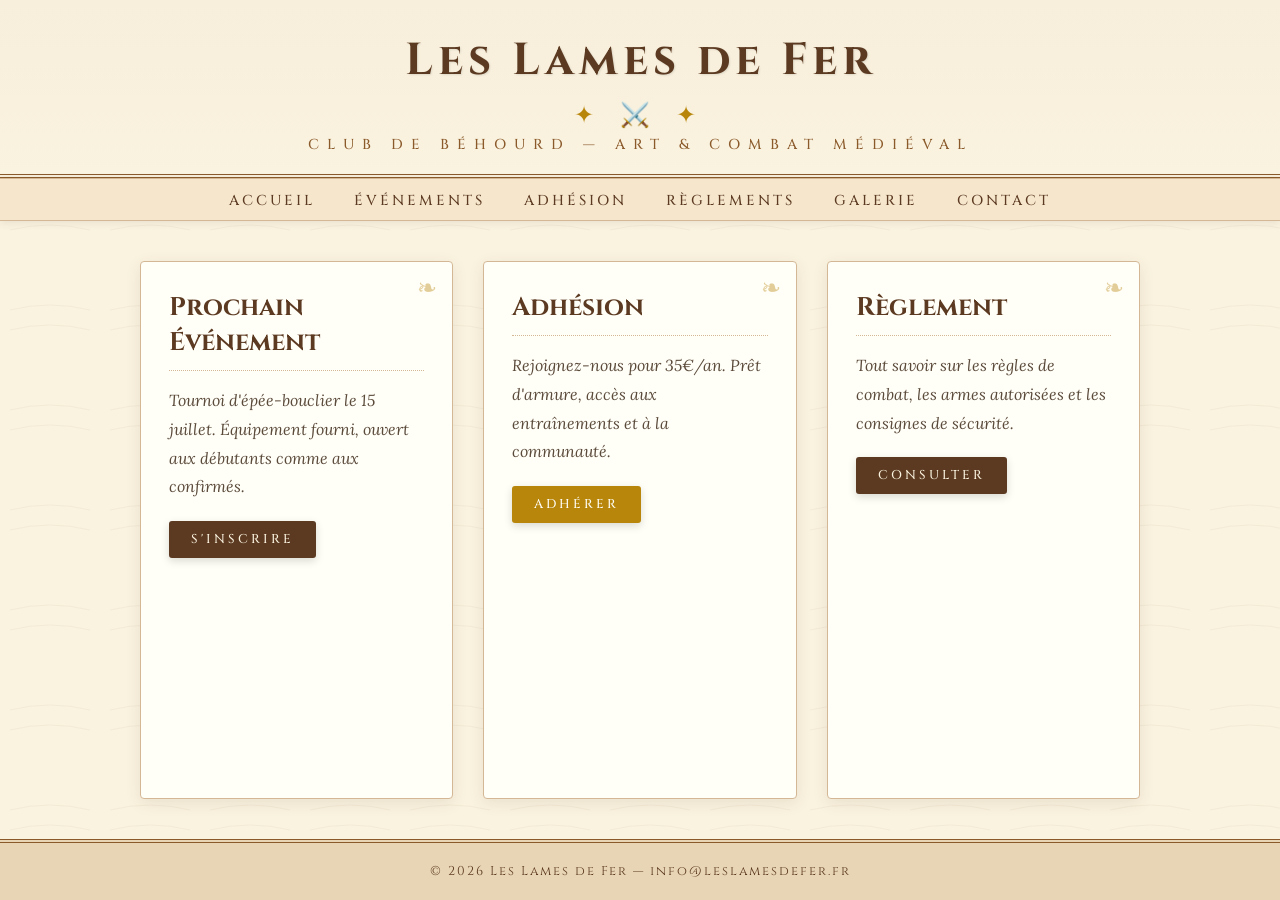
<file: style-2.html>
<!DOCTYPE html>
<html lang="fr">
<head>
    <meta charset="UTF-8">
    <meta name="viewport" content="width=device-width, initial-scale=1.0">
    <title>Club Béhourd - Parchemin & Enluminure</title>
    <style>
        @import url('https://fonts.googleapis.com/css2?family=Cinzel:wght@500;700&family=Lora:ital,wght@0,400;0,600;1,400&display=swap');

        *, *::before, *::after {
            margin: 0;
            padding: 0;
            box-sizing: border-box;
        }

        body {
            font-family: 'Lora', serif;
            background-color: #faf3e0;
            background-image: 
                url('data:image/svg+xml;utf8,<svg xmlns="http://www.w3.org/2000/svg" width="100" height="100" viewBox="0 0 100 100"><path d="M10 10 Q 50 0 90 10" stroke="rgba(139, 90, 43, 0.08)" fill="none" stroke-width="0.8"/><path d="M10 30 Q 50 20 90 30" stroke="rgba(139, 90, 43, 0.08)" fill="none" stroke-width="0.8"/></svg>');
            color: #4a3728;
            min-height: 100vh;
            display: flex;
            flex-direction: column;
        }

        header {
            background: linear-gradient(180deg, #f7eedb 0%, #faf3e0 100%);
            border-bottom: 4px double #8b5a2b;
            padding: 30px 0 20px;
            text-align: center;
        }

        h1 {
            font-family: 'Cinzel', serif;
            font-size: 2.8rem;
            font-weight: 700;
            color: #5c3a21;
            text-shadow: 1px 1px 2px rgba(0,0,0,0.1);
            letter-spacing: 5px;
            margin-bottom: 8px;
        }

        .ornament {
            font-size: 1.5rem;
            color: #b8860b;
            letter-spacing: 10px;
            margin: 5px 0;
        }

        .subtitle {
            font-family: 'Cinzel', serif;
            font-size: 0.9rem;
            color: #8b5a2b;
            letter-spacing: 8px;
            text-transform: uppercase;
            font-weight: 500;
        }

        nav {
            background: #f5e6cc;
            border-bottom: 1px solid #d4b896;
            border-top: 1px solid #d4b896;
            padding: 10px 0;
            position: sticky;
            top: 0;
            z-index: 100;
            box-shadow: 0 2px 8px rgba(92, 58, 33, 0.1);
        }

        nav ul {
            display: flex;
            justify-content: center;
            flex-wrap: wrap;
            list-style: none;
            gap: 5px;
        }

        nav a {
            font-family: 'Cinzel', serif;
            color: #5c3a21;
            text-decoration: none;
            font-weight: 500;
            font-size: 0.9rem;
            text-transform: uppercase;
            letter-spacing: 3px;
            padding: 10px 16px;
            border: 1px solid transparent;
            transition: all 0.3s ease;
            border-radius: 2px;
        }

        nav a:hover {
            background: #e8d5b5;
            border-color: #b8860b;
            color: #3d2614;
        }

        main {
            flex: 1;
            max-width: 1000px;
            width: 90%;
            margin: 40px auto;
            display: grid;
            grid-template-columns: repeat(auto-fit, minmax(280px, 1fr));
            gap: 30px;
        }

        .card {
            background: #fffef7;
            border: 1px solid #d4b896;
            border-radius: 4px;
            padding: 28px;
            box-shadow: 0 4px 15px rgba(92, 58, 33, 0.1);
            transition: transform 0.3s, box-shadow 0.3s;
            position: relative;
        }

        .card::before {
            content: '❧';
            position: absolute;
            top: 10px;
            right: 15px;
            font-size: 1.5rem;
            color: #b8860b;
            opacity: 0.4;
        }

        .card:hover {
            transform: translateY(-3px);
            box-shadow: 0 10px 25px rgba(92, 58, 33, 0.18);
        }

        .card h2 {
            font-family: 'Cinzel', serif;
            font-size: 1.6rem;
            color: #5c3a21;
            margin-bottom: 15px;
            border-bottom: 1px dotted #d4b896;
            padding-bottom: 10px;
        }

        .card p {
            line-height: 1.8;
            color: #5a4a3a;
            margin-bottom: 20px;
            font-style: italic;
        }

        .btn {
            display: inline-block;
            font-family: 'Cinzel', serif;
            background: #5c3a21;
            color: #faf3e0;
            padding: 10px 22px;
            text-decoration: none;
            font-weight: 500;
            text-transform: uppercase;
            letter-spacing: 3px;
            font-size: 0.8rem;
            border: none;
            border-radius: 3px;
            cursor: pointer;
            transition: all 0.3s;
            box-shadow: 0 3px 8px rgba(0,0,0,0.15);
        }

        .btn:hover {
            background: #8b5a2b;
            box-shadow: 0 5px 12px rgba(92, 58, 33, 0.3);
        }

        .btn-gold {
            background: #b8860b;
            color: #fffef7;
        }

        .btn-gold:hover {
            background: #d4a017;
        }

        footer {
            background: #e8d5b5;
            border-top: 4px double #8b5a2b;
            text-align: center;
            padding: 20px;
            font-family: 'Cinzel', serif;
            font-size: 0.8rem;
            color: #5c3a21;
            letter-spacing: 2px;
        }

        @media (max-width: 600px) {
            h1 { font-size: 2rem; }
            nav ul { flex-direction: column; align-items: center; }
        }
    </style>
</head>
<body>
    <header>
        <h1>Les Lames de Fer</h1>
        <div class="ornament">✦ ⚔️ ✦</div>
        <p class="subtitle">Club de Béhourd — Art & Combat Médiéval</p>
    </header>
    <nav>
        <ul>
            <li><a href="#">Accueil</a></li>
            <li><a href="#">Événements</a></li>
            <li><a href="#">Adhésion</a></li>
            <li><a href="#">Règlements</a></li>
            <li><a href="#">Galerie</a></li>
            <li><a href="#">Contact</a></li>
        </ul>
    </nav>
    <main>
        <div class="card">
            <h2>Prochain Événement</h2>
            <p>Tournoi d'épée-bouclier le 15 juillet. Équipement fourni, ouvert aux débutants comme aux confirmés.</p>
            <a href="#" class="btn">S'inscrire</a>
        </div>
        <div class="card">
            <h2>Adhésion</h2>
            <p>Rejoignez-nous pour 35€/an. Prêt d'armure, accès aux entraînements et à la communauté.</p>
            <a href="#" class="btn btn-gold">Adhérer</a>
        </div>
        <div class="card">
            <h2>Règlement</h2>
            <p>Tout savoir sur les règles de combat, les armes autorisées et les consignes de sécurité.</p>
            <a href="#" class="btn">Consulter</a>
        </div>
    </main>
    <footer>
        <p>© 2026 Les Lames de Fer — info@leslamesdefer.fr</p>
    </footer>
</body>
</html>
</file>
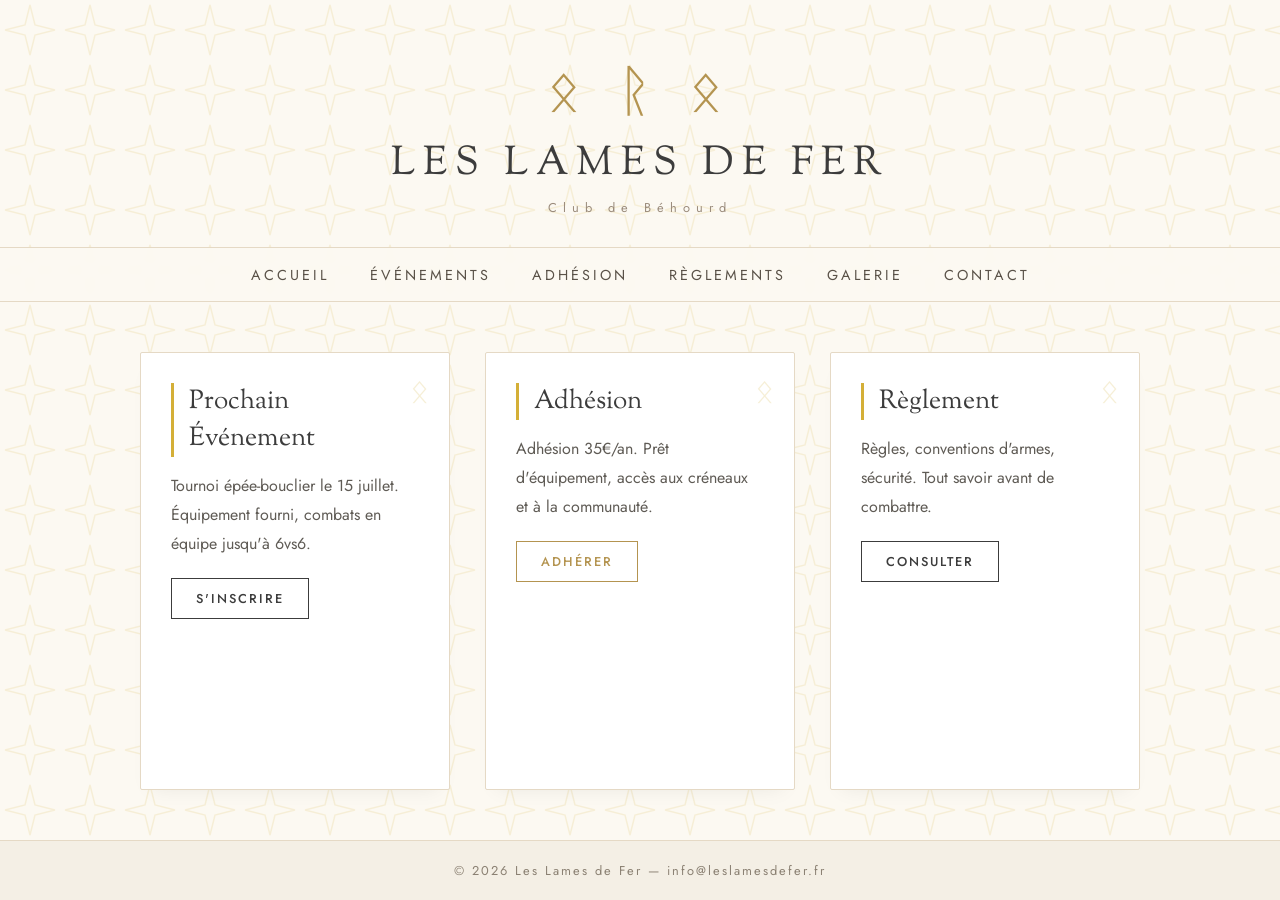
<file: style-3.html>
<!DOCTYPE html>
<html lang="fr">
<head>
    <meta charset="UTF-8">
    <meta name="viewport" content="width=device-width, initial-scale=1.0">
    <title>Club Béhourd - Minimaliste Rune</title>
    <style>
        @import url('https://fonts.googleapis.com/css2?family=Jost:wght@300;400;600&family=Sorts+Mill+Goudy:ital@0;1&display=swap');

        *, *::before, *::after {
            margin: 0; padding: 0; box-sizing: border-box;
        }

        body {
            font-family: 'Jost', sans-serif;
            background: #fcf9f2;
            color: #2e2e2e;
            min-height: 100vh;
            display: flex;
            flex-direction: column;
            background-image: url("data:image/svg+xml,%3Csvg width='60' height='60' viewBox='0 0 60 60' xmlns='http://www.w3.org/2000/svg'%3E%3Cpath d='M30 5 L35 25 L55 30 L35 35 L30 55 L25 35 L5 30 L25 25 Z' fill='none' stroke='%23d4af37' stroke-opacity='0.15' stroke-width='1.5'/%3E%3C/svg%3E");
        }

        header {
            padding: 50px 20px 30px;
            text-align: center;
            border-bottom: 1px solid #e5d9c5;
        }

        .rune-big {
            font-size: 3.5rem;
            color: #b49450;
            letter-spacing: 10px;
            margin-bottom: 5px;
        }

        h1 {
            font-family: 'Sorts Mill Goudy', serif;
            font-size: 2.5rem;
            font-weight: 400;
            color: #3c3c3c;
            letter-spacing: 8px;
            text-transform: uppercase;
        }

        .subtitle {
            font-size: 0.8rem;
            color: #9b8c7c;
            letter-spacing: 6px;
            margin-top: 5px;
        }

        nav {
            padding: 15px 0;
            border-bottom: 1px solid #e5d9c5;
            position: sticky;
            top: 0;
            background: #fcf9f2f2;
            backdrop-filter: blur(5px);
            z-index: 100;
        }

        nav ul {
            display: flex;
            justify-content: center;
            flex-wrap: wrap;
            list-style: none;
            gap: 5px;
        }

        nav a {
            color: #5a5248;
            text-decoration: none;
            font-weight: 400;
            font-size: 0.9rem;
            text-transform: uppercase;
            letter-spacing: 3px;
            padding: 10px 18px;
            transition: 0.3s;
            border-bottom: 1px solid transparent;
        }

        nav a:hover {
            border-bottom-color: #b49450;
            color: #000;
        }

        main {
            flex: 1;
            max-width: 1000px;
            width: 90%;
            margin: 50px auto;
            display: grid;
            grid-template-columns: repeat(auto-fit, minmax(280px, 1fr));
            gap: 35px;
        }

        .card {
            background: #ffffff;
            border: 1px solid #e5d9c5;
            padding: 30px;
            border-radius: 2px;
            box-shadow: 0 10px 20px -12px rgba(0,0,0,0.08);
            transition: all 0.3s;
            position: relative;
        }

        .card::before {
            content: 'ᛟ';
            font-size: 2rem;
            color: #d4af3733;
            position: absolute;
            top: 15px;
            right: 20px;
        }

        .card:hover {
            box-shadow: 0 16px 30px -12px rgba(180, 148, 80, 0.2);
            border-color: #d4af37;
        }

        .card h2 {
            font-family: 'Sorts Mill Goudy', serif;
            font-size: 1.6rem;
            font-weight: 400;
            color: #3c3c3c;
            margin-bottom: 15px;
            border-left: 3px solid #d4af37;
            padding-left: 15px;
        }

        .card p {
            line-height: 1.8;
            color: #5f5b55;
            margin-bottom: 20px;
        }

        .btn {
            display: inline-block;
            background: transparent;
            border: 1px solid #3c3c3c;
            color: #3c3c3c;
            padding: 10px 24px;
            text-decoration: none;
            font-weight: 500;
            letter-spacing: 2px;
            text-transform: uppercase;
            font-size: 0.8rem;
            transition: 0.3s;
        }

        .btn:hover {
            background: #3c3c3c;
            color: #fcf9f2;
        }

        .btn-gold {
            border-color: #b49450;
            color: #b49450;
        }

        .btn-gold:hover {
            background: #b49450;
            color: #fff;
        }

        footer {
            background: #f4efe5;
            text-align: center;
            padding: 20px;
            color: #8b8173;
            font-size: 0.8rem;
            letter-spacing: 2px;
            border-top: 1px solid #e5d9c5;
        }

        @media (max-width: 600px) {
            h1 { font-size: 1.8rem; }
        }
    </style>
</head>
<body>
    <header>
        <div class="rune-big">ᛟ ᚱ ᛟ</div>
        <h1>Les Lames de Fer</h1>
        <p class="subtitle">Club de Béhourd</p>
    </header>
    <nav>
        <ul>
            <li><a href="#">Accueil</a></li>
            <li><a href="#">Événements</a></li>
            <li><a href="#">Adhésion</a></li>
            <li><a href="#">Règlements</a></li>
            <li><a href="#">Galerie</a></li>
            <li><a href="#">Contact</a></li>
        </ul>
    </nav>
    <main>
        <div class="card">
            <h2>Prochain Événement</h2>
            <p>Tournoi épée-bouclier le 15 juillet. Équipement fourni, combats en équipe jusqu'à 6vs6.</p>
            <a href="#" class="btn">S'inscrire</a>
        </div>
        <div class="card">
            <h2>Adhésion</h2>
            <p>Adhésion 35€/an. Prêt d'équipement, accès aux créneaux et à la communauté.</p>
            <a href="#" class="btn btn-gold">Adhérer</a>
        </div>
        <div class="card">
            <h2>Règlement</h2>
            <p>Règles, conventions d'armes, sécurité. Tout savoir avant de combattre.</p>
            <a href="#" class="btn">Consulter</a>
        </div>
    </main>
    <footer>
        <p>© 2026 Les Lames de Fer — info@leslamesdefer.fr</p>
    </footer>
</body>
</html>
</file>
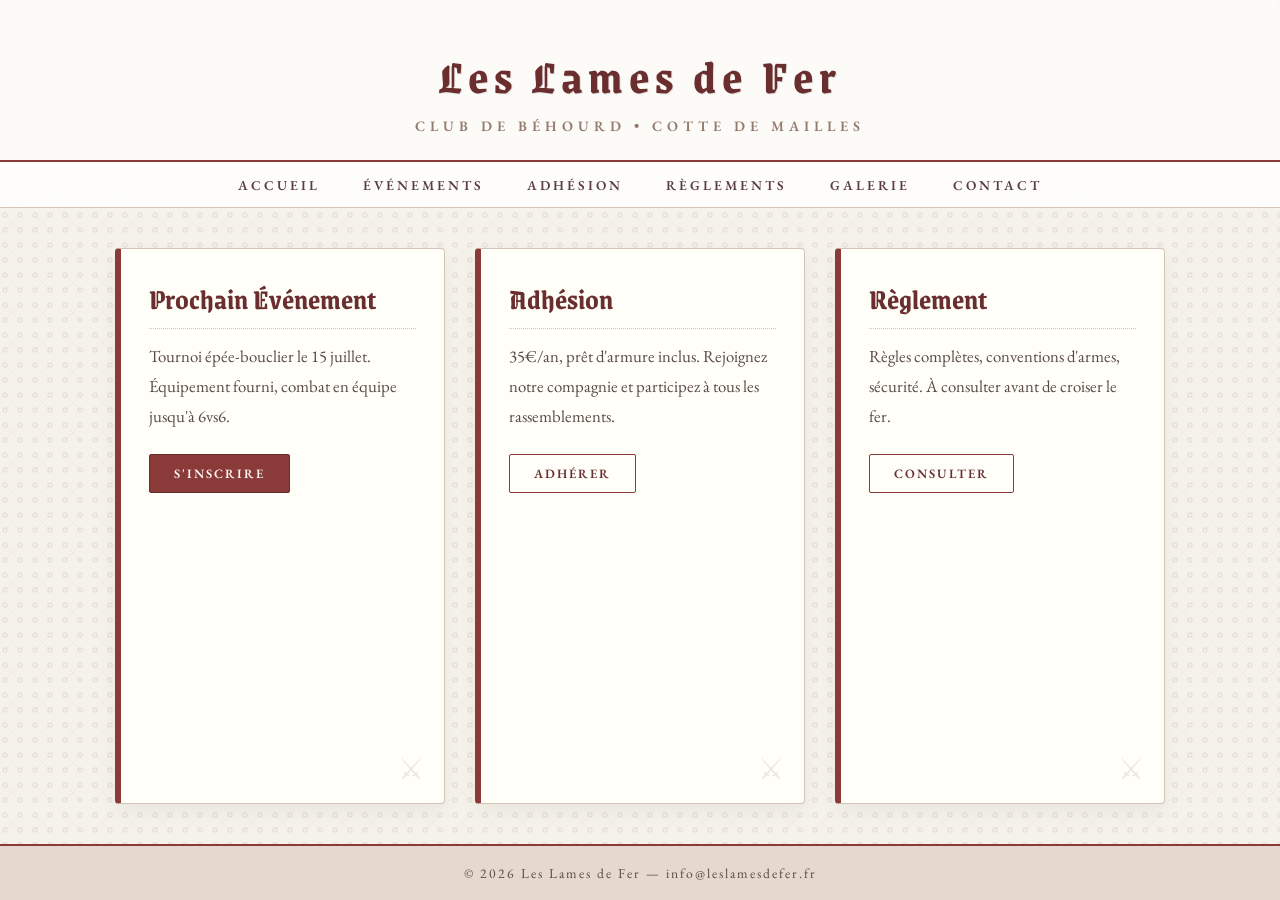
<file: style-4.html>
<!DOCTYPE html>
<html lang="fr">
<head>
    <meta charset="UTF-8">
    <meta name="viewport" content="width=device-width, initial-scale=1.0">
    <title>Club Béhourd - Cotte de Mailles</title>
    <style>
        @import url('https://fonts.googleapis.com/css2?family=EB+Garamond:ital,wght@0,400;0,600;1,400&family=Grenze+Gotisch:wght@400;700&display=swap');

        *, *::before, *::after {
            margin: 0; padding: 0; box-sizing: border-box;
        }

        body {
            font-family: 'EB Garamond', serif;
            background: #f5f2e9;
            color: #3b2b2b;
            min-height: 100vh;
            display: flex;
            flex-direction: column;
            background-image: url("data:image/svg+xml,%3Csvg width='30' height='30' viewBox='0 0 30 30' xmlns='http://www.w3.org/2000/svg'%3E%3Ccircle cx='5' cy='5' r='2.2' fill='none' stroke='%23947a6d' stroke-opacity='0.25' stroke-width='0.8'/%3E%3Ccircle cx='20' cy='5' r='2.2' fill='none' stroke='%23947a6d' stroke-opacity='0.25' stroke-width='0.8'/%3E%3Ccircle cx='5' cy='20' r='2.2' fill='none' stroke='%23947a6d' stroke-opacity='0.25' stroke-width='0.8'/%3E%3Ccircle cx='20' cy='20' r='2.2' fill='none' stroke='%23947a6d' stroke-opacity='0.25' stroke-width='0.8'/%3E%3Cpath d='M5 5 L20 20 M20 5 L5 20' stroke='%23947a6d' stroke-opacity='0.1' stroke-width='0.6'/%3E%3C/svg%3E");
        }

        header {
            text-align: center;
            padding: 40px 20px 25px;
            border-bottom: 2px solid #8b3a3a;
            background: rgba(255,255,255,0.7);
            backdrop-filter: blur(5px);
        }

        h1 {
            font-family: 'Grenze Gotisch', cursive;
            font-size: 3rem;
            color: #6b2e2e;
            letter-spacing: 6px;
            text-shadow: 1px 1px 0 rgba(0,0,0,0.1);
            margin-bottom: 5px;
        }

        .subtitle {
            font-size: 0.9rem;
            color: #947a6d;
            letter-spacing: 5px;
            text-transform: uppercase;
            font-weight: 600;
        }

        nav {
            background: #ffffffdd;
            backdrop-filter: blur(10px);
            border-bottom: 1px solid #d4c4b7;
            padding: 12px 0;
            position: sticky;
            top: 0;
            z-index: 100;
        }

        nav ul {
            display: flex;
            justify-content: center;
            flex-wrap: wrap;
            list-style: none;
            gap: 5px;
        }

        nav a {
            color: #5a3e3e;
            text-decoration: none;
            font-weight: 600;
            text-transform: uppercase;
            letter-spacing: 3px;
            padding: 10px 18px;
            border: 1px solid transparent;
            border-radius: 2px;
            transition: all 0.25s;
            font-size: 0.85rem;
        }

        nav a:hover {
            border-bottom: 2px solid #8b3a3a;
            color: #2e1e1e;
        }

        main {
            flex: 1;
            max-width: 1050px;
            width: 90%;
            margin: 40px auto;
            display: grid;
            grid-template-columns: repeat(auto-fit, minmax(280px, 1fr));
            gap: 30px;
        }

        .card {
            background: #fffef9;
            border: 1px solid #d4c4b7;
            border-radius: 4px;
            padding: 28px;
            box-shadow: 0 8px 18px rgba(0,0,0,0.05);
            transition: transform 0.3s, box-shadow 0.3s;
            position: relative;
            border-left: 6px solid #8b3a3a;
        }

        .card::after {
            content: '⚔';
            font-size: 1.8rem;
            opacity: 0.1;
            position: absolute;
            bottom: 15px;
            right: 20px;
        }

        .card:hover {
            transform: translateY(-4px);
            box-shadow: 0 12px 22px rgba(139,58,58,0.15);
        }

        .card h2 {
            font-family: 'Grenze Gotisch', cursive;
            font-size: 1.8rem;
            color: #6b2e2e;
            margin-bottom: 12px;
            border-bottom: 1px dotted #d4c4b7;
            padding-bottom: 8px;
        }

        .card p {
            line-height: 1.8;
            color: #5a4a44;
            margin-bottom: 22px;
            font-size: 1.05rem;
        }

        .btn {
            display: inline-block;
            background: #8b3a3a;
            color: #fdf7f2;
            padding: 10px 24px;
            text-decoration: none;
            font-weight: 600;
            text-transform: uppercase;
            letter-spacing: 2px;
            font-size: 0.8rem;
            border: 1px solid #6b2e2e;
            border-radius: 2px;
            transition: all 0.25s;
        }

        .btn:hover {
            background: #a04848;
            border-color: #8b3a3a;
            box-shadow: 0 4px 10px rgba(139,58,58,0.3);
        }

        .btn-outline {
            background: transparent;
            color: #6b2e2e;
            border: 1px solid #8b3a3a;
        }

        .btn-outline:hover {
            background: #8b3a3a;
            color: #fff;
        }

        footer {
            background: #e5d9ce;
            border-top: 2px solid #8b3a3a;
            text-align: center;
            padding: 18px;
            color: #5a4a44;
            font-size: 0.85rem;
            letter-spacing: 2px;
        }

        @media (max-width: 600px) {
            h1 { font-size: 2.2rem; }
        }
    </style>
</head>
<body>
    <header>
        <h1>Les Lames de Fer</h1>
        <p class="subtitle">Club de Béhourd • Cotte de Mailles</p>
    </header>
    <nav>
        <ul>
            <li><a href="#">Accueil</a></li>
            <li><a href="#">Événements</a></li>
            <li><a href="#">Adhésion</a></li>
            <li><a href="#">Règlements</a></li>
            <li><a href="#">Galerie</a></li>
            <li><a href="#">Contact</a></li>
        </ul>
    </nav>
    <main>
        <div class="card">
            <h2>Prochain Événement</h2>
            <p>Tournoi épée-bouclier le 15 juillet. Équipement fourni, combat en équipe jusqu'à 6vs6.</p>
            <a href="#" class="btn">S'inscrire</a>
        </div>
        <div class="card">
            <h2>Adhésion</h2>
            <p>35€/an, prêt d'armure inclus. Rejoignez notre compagnie et participez à tous les rassemblements.</p>
            <a href="#" class="btn btn-outline">Adhérer</a>
        </div>
        <div class="card">
            <h2>Règlement</h2>
            <p>Règles complètes, conventions d'armes, sécurité. À consulter avant de croiser le fer.</p>
            <a href="#" class="btn btn-outline">Consulter</a>
        </div>
    </main>
    <footer>
        <p>© 2026 Les Lames de Fer — info@leslamesdefer.fr</p>
    </footer>
</body>
</html>
</file>
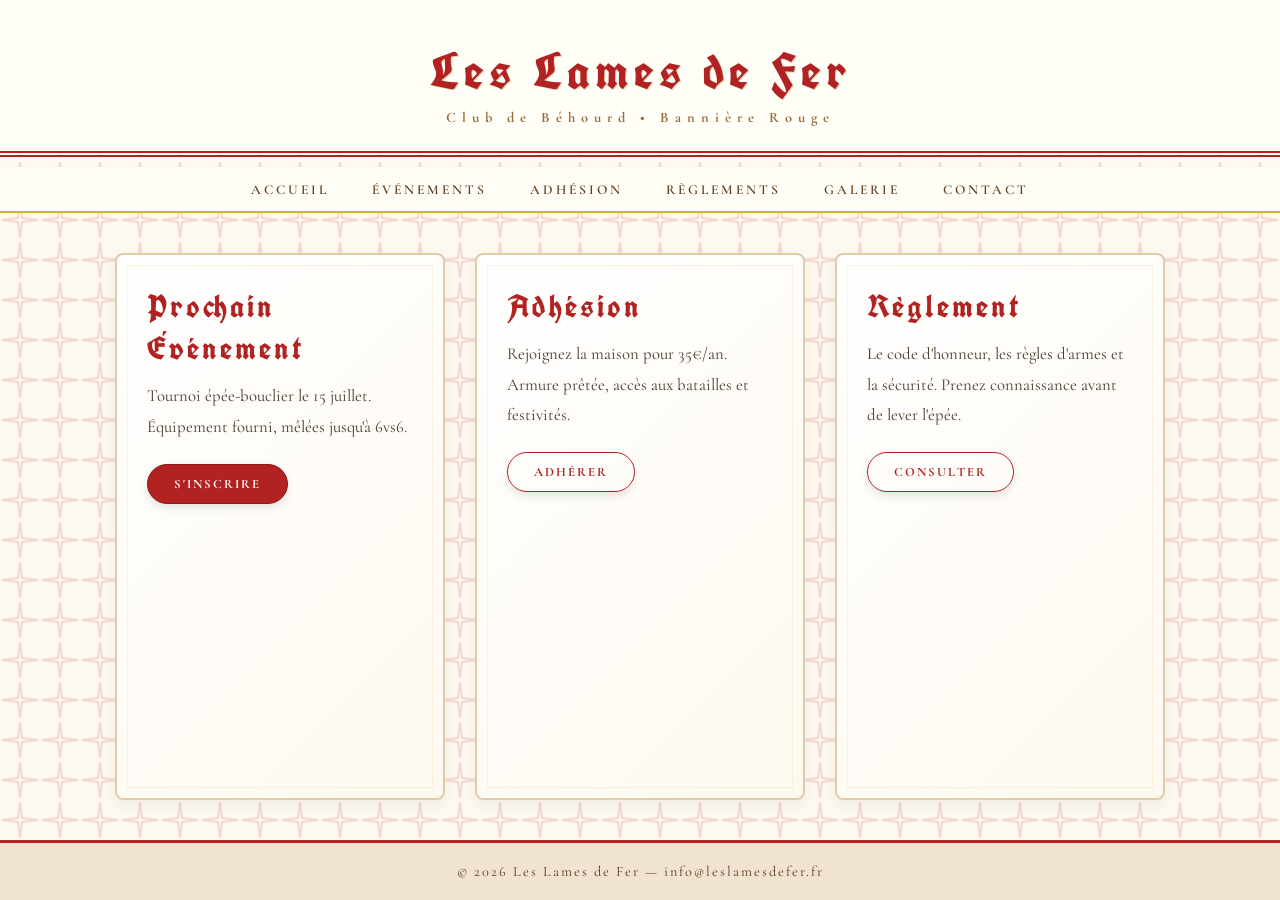
<file: style-5.html>
<!DOCTYPE html>
<html lang="fr">
<head>
    <meta charset="UTF-8">
    <meta name="viewport" content="width=device-width, initial-scale=1.0">
    <title>Club Béhourd - Bannière Rouge</title>
    <style>
        @import url('https://fonts.googleapis.com/css2?family=Cormorant+Garamond:ital,wght@0,500;0,700;1,500&family=UnifrakturCook:wght@700&display=swap');

        *, *::before, *::after {
            margin: 0; padding: 0; box-sizing: border-box;
        }

        body {
            font-family: 'Cormorant Garamond', serif;
            background: #fdf8f0;
            color: #3a2c1c;
            min-height: 100vh;
            display: flex;
            flex-direction: column;
            background-image: url("data:image/svg+xml,%3Csvg width='40' height='40' viewBox='0 0 40 40' xmlns='http://www.w3.org/2000/svg'%3E%3Cpath d='M20 2 L22 18 L38 20 L22 22 L20 38 L18 22 L2 20 L18 18 Z' fill='none' stroke='%23b22222' stroke-opacity='0.15' stroke-width='2'/%3E%3C/svg%3E");
        }

        header {
            text-align: center;
            padding: 40px 20px 25px;
            background: #fffef7;
            border-bottom: 6px double #b22222;
            margin-bottom: 10px;
        }

        h1 {
            font-family: 'UnifrakturCook', cursive;
            font-size: 3.2rem;
            color: #b22222;
            letter-spacing: 5px;
            text-shadow: 1px 1px 0 #e6d5b8;
            line-height: 1.2;
        }

        .subtitle {
            font-size: 0.9rem;
            color: #9b6b3b;
            letter-spacing: 6px;
            margin-top: 8px;
            font-weight: 700;
        }

        nav {
            background: #fffdf5;
            border-bottom: 2px solid #d4af37;
            padding: 12px 0;
            position: sticky;
            top: 0;
            z-index: 100;
        }

        nav ul {
            display: flex;
            justify-content: center;
            flex-wrap: wrap;
            list-style: none;
            gap: 5px;
        }

        nav a {
            color: #5c3b1f;
            text-decoration: none;
            font-weight: 600;
            text-transform: uppercase;
            letter-spacing: 3px;
            padding: 10px 18px;
            border: 1px solid transparent;
            transition: all 0.25s;
            border-radius: 20px;
            font-size: 0.85rem;
        }

        nav a:hover {
            background: #f7e8d0;
            border-color: #d4af37;
            color: #2e1c0e;
        }

        main {
            flex: 1;
            max-width: 1050px;
            width: 90%;
            margin: 40px auto;
            display: grid;
            grid-template-columns: repeat(auto-fit, minmax(280px, 1fr));
            gap: 30px;
        }

        .card {
            background: #fffef7;
            border: 2px solid #e0cda8;
            border-radius: 8px;
            padding: 30px;
            box-shadow: 0 6px 16px rgba(0,0,0,0.05);
            transition: all 0.3s;
            position: relative;
            background: linear-gradient(135deg, #ffffff 0%, #fef9f0 100%);
        }

        .card::before {
            content: '';
            position: absolute;
            top: 10px; left: 10px; right: 10px; bottom: 10px;
            border: 1px solid #d4af3722;
            pointer-events: none;
        }

        .card:hover {
            border-color: #b22222;
            box-shadow: 0 10px 22px rgba(178,34,34,0.1);
            transform: translateY(-3px);
        }

        .card h2 {
            font-family: 'UnifrakturCook', cursive;
            font-size: 2rem;
            color: #b22222;
            margin-bottom: 12px;
            letter-spacing: 3px;
        }

        .card p {
            line-height: 1.8;
            color: #4a3b2c;
            margin-bottom: 22px;
            font-size: 1.05rem;
        }

        .btn {
            display: inline-block;
            background: #b22222;
            color: #fdf7f2;
            padding: 11px 26px;
            text-decoration: none;
            font-weight: 700;
            text-transform: uppercase;
            letter-spacing: 2px;
            font-size: 0.8rem;
            border: 1px solid #8b1a1a;
            border-radius: 25px;
            transition: all 0.3s;
            box-shadow: 0 4px 8px rgba(0,0,0,0.1);
        }

        .btn:hover {
            background: #8b1a1a;
            color: #ffffff;
            box-shadow: 0 6px 14px rgba(178,34,34,0.25);
        }

        .btn-outline {
            background: transparent;
            color: #b22222;
            border: 1px solid #b22222;
        }

        .btn-outline:hover {
            background: #b22222;
            color: #fff;
        }

        footer {
            background: #f0e4d0;
            border-top: 3px solid #b22222;
            text-align: center;
            padding: 20px;
            color: #5c3b1f;
            font-size: 0.9rem;
            letter-spacing: 2px;
        }

        @media (max-width: 600px) {
            h1 { font-size: 2.5rem; }
        }
    </style>
</head>
<body>
    <header>
        <h1>Les Lames de Fer</h1>
        <p class="subtitle">Club de Béhourd • Bannière Rouge</p>
    </header>
    <nav>
        <ul>
            <li><a href="#">Accueil</a></li>
            <li><a href="#">Événements</a></li>
            <li><a href="#">Adhésion</a></li>
            <li><a href="#">Règlements</a></li>
            <li><a href="#">Galerie</a></li>
            <li><a href="#">Contact</a></li>
        </ul>
    </nav>
    <main>
        <div class="card">
            <h2>Prochain Événement</h2>
            <p>Tournoi épée-bouclier le 15 juillet. Équipement fourni, mêlées jusqu'à 6vs6.</p>
            <a href="#" class="btn">S'inscrire</a>
        </div>
        <div class="card">
            <h2>Adhésion</h2>
            <p>Rejoignez la maison pour 35€/an. Armure prêtée, accès aux batailles et festivités.</p>
            <a href="#" class="btn btn-outline">Adhérer</a>
        </div>
        <div class="card">
            <h2>Règlement</h2>
            <p>Le code d'honneur, les règles d'armes et la sécurité. Prenez connaissance avant de lever l'épée.</p>
            <a href="#" class="btn btn-outline">Consulter</a>
        </div>
    </main>
    <footer>
        <p>© 2026 Les Lames de Fer — info@leslamesdefer.fr</p>
    </footer>
</body>
</html>
</file>
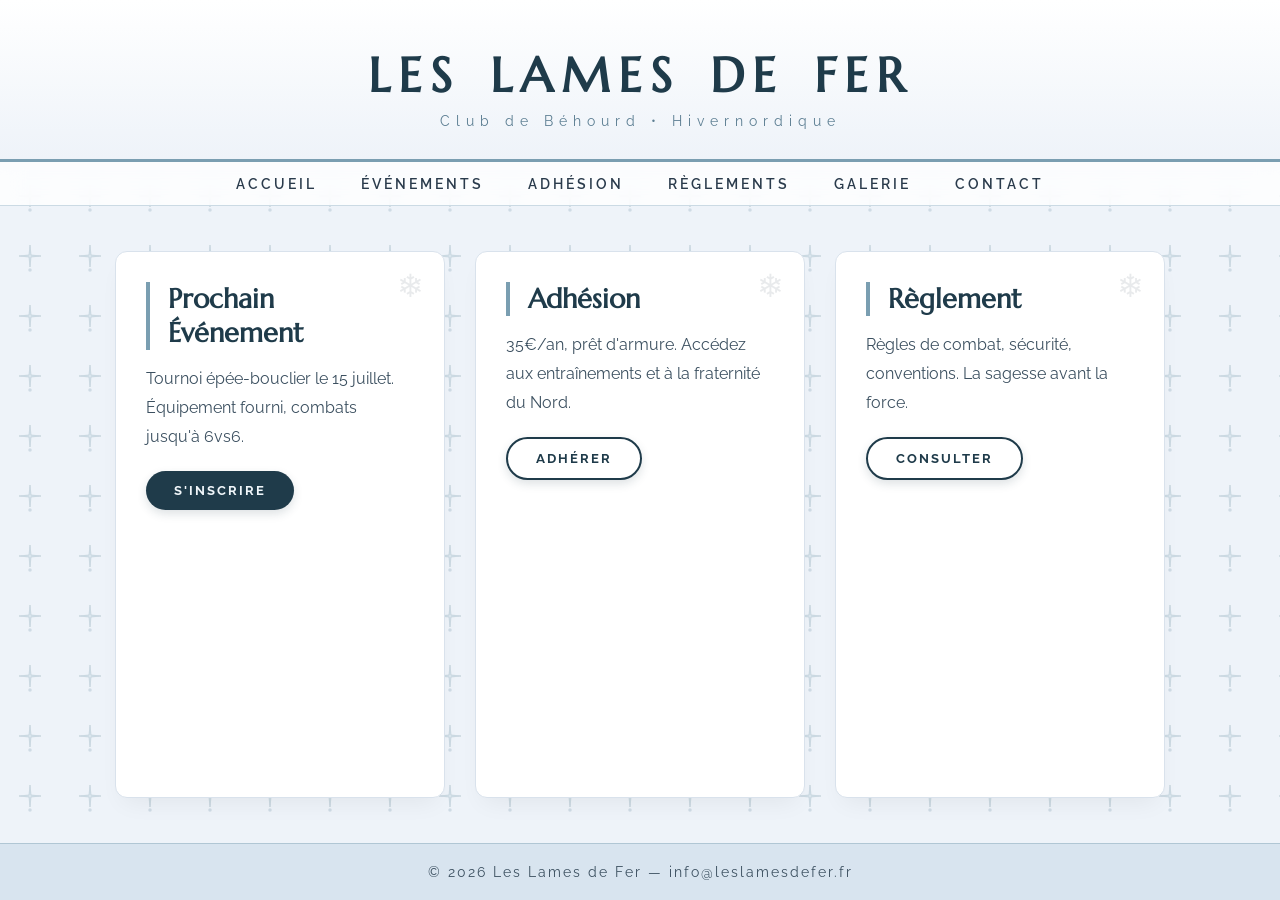
<file: style-6.html>
<!DOCTYPE html>
<html lang="fr">
<head>
    <meta charset="UTF-8">
    <meta name="viewport" content="width=device-width, initial-scale=1.0">
    <title>Club Béhourd - Hivernordique</title>
    <style>
        @import url('https://fonts.googleapis.com/css2?family=Marcellus&family=Raleway:wght@300;500;700&display=swap');

        *, *::before, *::after {
            margin: 0; padding: 0; box-sizing: border-box;
        }

        body {
            font-family: 'Raleway', sans-serif;
            background: #eef3f9;
            color: #2a3b4c;
            min-height: 100vh;
            display: flex;
            flex-direction: column;
            background-image: url("data:image/svg+xml,%3Csvg width='60' height='60' viewBox='0 0 60 60' xmlns='http://www.w3.org/2000/svg'%3E%3Cpath d='M30 5 L31 15 L41 16 L31 17 L30 27 L29 17 L19 16 L29 15 Z' fill='%238aaec0' fill-opacity='0.2' stroke='%237595a8' stroke-opacity='0.3' stroke-width='0.8'/%3E%3Ccircle cx='30' cy='30' r='1.8' fill='%237595a8' fill-opacity='0.25'/%3E%3C/svg%3E");
        }

        header {
            text-align: center;
            padding: 45px 20px 30px;
            background: linear-gradient(180deg, #ffffff 0%, #eef3f9 100%);
            border-bottom: 3px solid #7a9eb1;
            box-shadow: 0 6px 12px rgba(0,0,0,0.03);
        }

        h1 {
            font-family: 'Marcellus', serif;
            font-size: 3rem;
            color: #1f3b4a;
            letter-spacing: 8px;
            text-transform: uppercase;
            word-spacing: 8px;
        }

        .subtitle {
            font-size: 0.85rem;
            color: #5c7e92;
            letter-spacing: 6px;
            margin-top: 8px;
        }

        nav {
            background: rgba(255,255,255,0.8);
            backdrop-filter: blur(12px);
            border-bottom: 1px solid #cbdae4;
            padding: 12px 0;
            position: sticky;
            top: 0;
            z-index: 100;
        }

        nav ul {
            display: flex;
            justify-content: center;
            flex-wrap: wrap;
            list-style: none;
            gap: 8px;
        }

        nav a {
            color: #2a3b4c;
            text-decoration: none;
            font-weight: 600;
            text-transform: uppercase;
            letter-spacing: 3px;
            padding: 10px 18px;
            border-bottom: 2px solid transparent;
            transition: 0.3s;
            font-size: 0.85rem;
        }

        nav a:hover {
            border-bottom-color: #7a9eb1;
            color: #000;
        }

        main {
            flex: 1;
            max-width: 1050px;
            width: 90%;
            margin: 45px auto;
            display: grid;
            grid-template-columns: repeat(auto-fit, minmax(280px, 1fr));
            gap: 30px;
        }

        .card {
            background: #ffffff;
            border-radius: 12px;
            padding: 30px;
            box-shadow: 0 12px 24px -8px rgba(0,0,0,0.06);
            border: 1px solid #d9e2ec;
            transition: all 0.3s;
            position: relative;
        }

        .card::before {
            content: '❄';
            font-size: 2rem;
            opacity: 0.1;
            position: absolute;
            top: 15px;
            right: 20px;
        }

        .card:hover {
            box-shadow: 0 18px 30px -10px rgba(31, 59, 74, 0.15);
            transform: translateY(-3px);
        }

        .card h2 {
            font-family: 'Marcellus', serif;
            font-size: 1.7rem;
            color: #1f3b4a;
            margin-bottom: 15px;
            border-left: 4px solid #7a9eb1;
            padding-left: 18px;
        }

        .card p {
            line-height: 1.8;
            color: #3c5060;
            margin-bottom: 20px;
        }

        .btn {
            display: inline-block;
            background: #1f3b4a;
            color: #f0f6fa;
            padding: 12px 28px;
            text-decoration: none;
            font-weight: 700;
            text-transform: uppercase;
            letter-spacing: 2px;
            font-size: 0.8rem;
            border-radius: 30px;
            border: none;
            transition: 0.3s;
            box-shadow: 0 4px 10px rgba(31,59,74,0.15);
        }

        .btn:hover {
            background: #2e5366;
            box-shadow: 0 8px 18px rgba(31,59,74,0.25);
        }

        .btn-outline {
            background: transparent;
            border: 2px solid #1f3b4a;
            color: #1f3b4a;
        }

        .btn-outline:hover {
            background: #1f3b4a;
            color: #fff;
        }

        footer {
            background: #d8e4ef;
            border-top: 1px solid #b0c6d4;
            text-align: center;
            padding: 20px;
            color: #3c5060;
            font-size: 0.85rem;
            letter-spacing: 2px;
        }

        @media (max-width: 600px) {
            h1 { font-size: 2.2rem; }
        }
    </style>
</head>
<body>
    <header>
        <h1>Les Lames de Fer</h1>
        <p class="subtitle">Club de Béhourd • Hivernordique</p>
    </header>
    <nav>
        <ul>
            <li><a href="#">Accueil</a></li>
            <li><a href="#">Événements</a></li>
            <li><a href="#">Adhésion</a></li>
            <li><a href="#">Règlements</a></li>
            <li><a href="#">Galerie</a></li>
            <li><a href="#">Contact</a></li>
        </ul>
    </nav>
    <main>
        <div class="card">
            <h2>Prochain Événement</h2>
            <p>Tournoi épée-bouclier le 15 juillet. Équipement fourni, combats jusqu'à 6vs6.</p>
            <a href="#" class="btn">S'inscrire</a>
        </div>
        <div class="card">
            <h2>Adhésion</h2>
            <p>35€/an, prêt d'armure. Accédez aux entraînements et à la fraternité du Nord.</p>
            <a href="#" class="btn btn-outline">Adhérer</a>
        </div>
        <div class="card">
            <h2>Règlement</h2>
            <p>Règles de combat, sécurité, conventions. La sagesse avant la force.</p>
            <a href="#" class="btn btn-outline">Consulter</a>
        </div>
    </main>
    <footer>
        <p>© 2026 Les Lames de Fer — info@leslamesdefer.fr</p>
    </footer>
</body>
</html>
</file>
